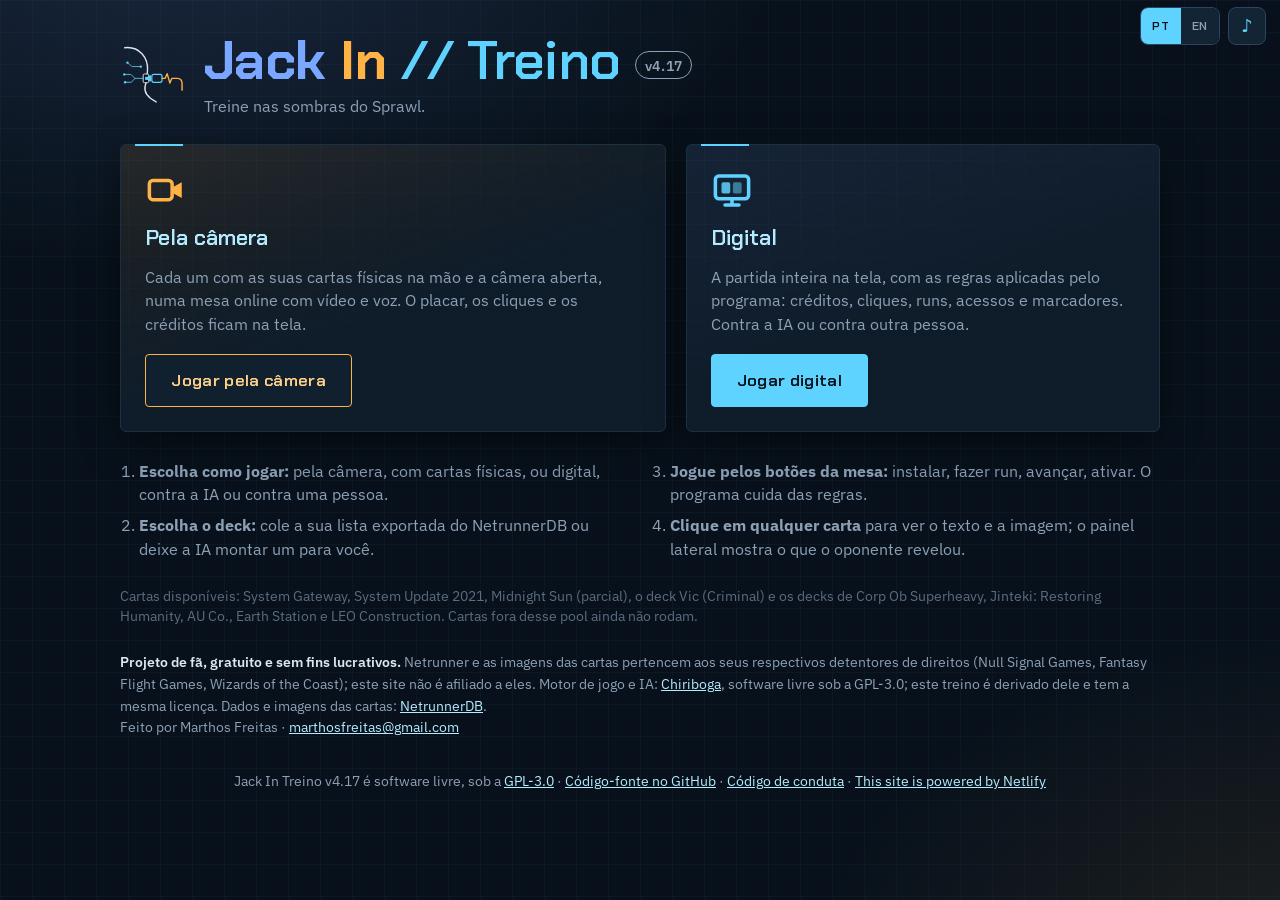
<file: site/treino/index.html>
<!DOCTYPE html>
<html lang="pt-BR">
<head>
<meta charset="utf-8">
<script src="i18n-data.js"></script>
<script src="i18n.js"></script>
<meta name="viewport" content="width=device-width,initial-scale=1">
<meta name="referrer" content="no-referrer">
<title>Jack In — Treino</title>
<meta name="description" content="Netrunner contra a IA ou contra outra pessoa, com cartas digitais ou físicas.">
<link rel="icon" type="image/svg+xml" href="data:image/svg+xml,%3Csvg xmlns=%22http://www.w3.org/2000/svg%22 viewBox=%22-52 -64 150 150%22%3E%3Crect x=%22-52%22 y=%22-64%22 width=%22150%22 height=%22150%22 rx=%2226%22 fill=%22#08111b%22/%3E%3Cpath d=%22M-44 -78 C-6 -82 16 -52 14 -20 C13 -6 12 6 8 20 C5 32 10 46 36 60%22 fill=%22none%22 stroke=%22#dbe6f2%22 stroke-width=%227%22 stroke-linecap=%22round%22/%3E%3Cpath d=%22M1 0 H-18 L-28 -10 H-42 M-18 0 L-27 10 H-40 M-6 -30 H-26 L-34 -38%22 fill=%22none%22 stroke=%22#5fd3ff%22 stroke-width=%224.5%22 stroke-linecap=%22round%22 stroke-linejoin=%22round%22/%3E%3Ccircle cx=%22-45%22 cy=%22-10%22 r=%225%22 fill=%22#5fd3ff%22/%3E%3Ccircle cx=%22-43%22 cy=%2210%22 r=%225%22 fill=%22#5fd3ff%22/%3E%3Ccircle cx=%22-37%22 cy=%22-40%22 r=%225%22 fill=%22#5fd3ff%22/%3E%3Ccircle cx=%22-3%22 cy=%22-30%22 r=%225%22 fill=%22#5fd3ff%22/%3E%3Crect x=%223%22 y=%22-11%22 width=%2214%22 height=%2222%22 rx=%223%22 fill=%22#08111b%22 stroke=%22#dbe6f2%22 stroke-width=%224%22/%3E%3Crect x=%228%22 y=%22-4%22 width=%229%22 height=%228%22 fill=%22#5fd3ff%22/%3E%3Crect x=%2218%22 y=%22-8%22 width=%225%22 height=%2216%22 rx=%222%22 fill=%22#5fd3ff%22/%3E%3Crect x=%2225%22 y=%22-10%22 width=%2226%22 height=%2220%22 rx=%225%22 fill=%22none%22 stroke=%22#5fd3ff%22 stroke-width=%225%22/%3E%3Cpath d=%22M51 0 H59 L64 -12 L71 12 L76 0 H90 Q102 0 102 14 V30%22 fill=%22none%22 stroke=%22#ffb347%22 stroke-width=%227%22 stroke-linecap=%22round%22 stroke-linejoin=%22round%22/%3E%3C/svg%3E">
<link rel="preconnect" href="https://fonts.googleapis.com">
<link rel="preconnect" href="https://fonts.gstatic.com" crossorigin>
<link href="https://fonts.googleapis.com/css2?family=Chakra+Petch:wght@500;600;700&family=IBM+Plex+Sans:ital,wght@0,400;0,600;1,400&display=swap" rel="stylesheet">
<script src="deck/lz-string.min.js"></script>
<style>
:root{
  --bg:#08111b; --bg2:#0b1724; --panel:#0f1d2b; --panel2:#132435; --line:#1b3043; --line2:#28465f;
  --acc:#5fd3ff; --acc2:#b4ecff; --hot:#ff4f6d; --corp:#7aa7ff; --run:#ffb347;
  --text:#dbe6f2; --muted:#8da0b6; --dim:#5a6c80; --ok:#5fe0a0; --radius:6px;
  --fh:'Chakra Petch',system-ui,sans-serif; --fb:'IBM Plex Sans',system-ui,sans-serif;
  color-scheme:dark;
}
*{box-sizing:border-box}
html,body{margin:0;min-height:100%}
body{
  background:
    linear-gradient(rgba(95,211,255,.035) 1px, transparent 1px) 0 0/32px 32px,
    linear-gradient(90deg, rgba(95,211,255,.035) 1px, transparent 1px) 0 0/32px 32px,
    radial-gradient(1000px 600px at 15% -10%, rgba(122,167,255,.16), transparent 60%),
    radial-gradient(900px 600px at 105% 110%, rgba(255,179,71,.10), transparent 60%),
    var(--bg);
  color:var(--text); font-family:var(--fb); font-size:16px; line-height:1.45; overflow-x:hidden;
}
button,input,select,textarea{font:inherit;color:inherit}
button{cursor:pointer}
[hidden]{display:none!important}
a{color:var(--acc2)}
a.btn{text-decoration:none; display:inline-block}
:focus-visible{outline:2px solid var(--acc); outline-offset:2px}
@media (prefers-reduced-motion:reduce){*{animation:none!important; transition:none!important}}

.btn{background:#10202f; border:1px solid var(--line2); color:var(--text); padding:.55em 1.1em; border-radius:4px;
  font-family:var(--fh); font-weight:600; font-size:.9rem; letter-spacing:.02em; transition:border-color .15s, background .15s}
.btn:hover{border-color:var(--acc)}
.btn:active{transform:translateY(1px)}
.btn.pri{background:var(--acc); color:#04121c; border-color:var(--acc)}
.btn.pri:hover{background:var(--acc2)}
.btn.big{font-size:1.05rem; padding:.8em 1.5em}
.btn[disabled]{opacity:.4; cursor:not-allowed}
.btn.ghost{background:transparent}
.input,select.input,textarea.input{background:#07101a; border:1px solid var(--line2); border-radius:4px; padding:.55em .8em; color:var(--text); width:100%}
.input:focus{outline:none; border-color:var(--acc); box-shadow:0 0 0 3px rgba(95,211,255,.15)}
textarea.input{min-height:230px; resize:vertical; font:14px/1.45 ui-monospace,Menlo,Consolas,monospace}
label.lbl{display:block; font-family:var(--fh); font-size:.82rem; color:var(--muted); margin:14px 0 .3em}
.muted{color:var(--muted)}
.frame{background:rgba(15,29,43,.92); border:1px solid var(--line); border-radius:var(--radius); position:relative; box-shadow:0 12px 40px rgba(0,0,0,.45)}
.frame::after{content:""; position:absolute; top:-1px; left:14px; width:48px; height:2px; background:var(--acc)}
.frame.run::after{background:var(--run)} .frame.corp::after{background:var(--corp)}
h2.sub{font-family:var(--fh); font-weight:600; font-size:1.05rem; color:var(--acc2); margin:0 0 12px; display:flex; align-items:center; gap:10px}
h2.sub::after{content:""; flex:1; height:1px; background:var(--line)}
h2.sub .n{display:inline-grid; place-items:center; width:26px; height:26px; border-radius:50%; border:1px solid var(--acc); color:var(--acc); font-size:.85rem}

main{min-height:100vh; display:flex; flex-direction:column; align-items:center; padding:34px 16px 50px}
.wrap{width:min(1040px,100%)}
.brand{display:flex; align-items:center; gap:18px; margin-bottom:26px}
.brand svg{width:66px; height:66px; flex:none}
.brand h1{font-family:var(--fh); font-weight:700; font-size:clamp(2rem,6vw,3.4rem); line-height:1; margin:0; letter-spacing:-.01em}
.brand h1 .ver{font:600 .9rem/1 var(--fb, inherit);letter-spacing:.04em;color:var(--muted);border:1px solid currentColor;border-radius:999px;padding:.25em .6em;vertical-align:middle;white-space:nowrap}
.brand h1 .c{color:var(--corp)} .brand h1 .r{color:var(--run)} .brand h1 .t{color:var(--acc); font-weight:600}
.brand p{margin:.4em 0 0; color:var(--muted); max-width:62ch}

/* ---- abertura ---- */
.choices{display:grid; grid-template-columns:1.15fr 1fr; gap:20px}
@media (max-width:820px){.choices{grid-template-columns:1fr}}
.choice{padding:24px; display:flex; flex-direction:column; gap:12px}
.choice .big-ico{width:42px; height:42px; color:var(--acc)}
.choice.cam .big-ico{color:var(--run)}
.choice h2{font-family:var(--fh); font-weight:600; font-size:1.35rem; margin:0; color:var(--acc2)}
.choice p{margin:0; color:var(--muted)}
.choice .pick{display:flex; gap:10px; flex-wrap:wrap; margin-top:auto; padding-top:6px}
.choice .small{font-size:.85rem; color:var(--dim)}
.choice.main{background:linear-gradient(160deg, rgba(122,167,255,.12), rgba(15,29,43,.95) 55%)}
.choice.cam{background:linear-gradient(160deg, rgba(255,179,71,.10), rgba(15,29,43,.95) 55%)}
.choice.cam .btn:not(.pri){border-color:var(--run); color:#ffd28a}
.choice.cam .btn:not(.pri):hover{background:rgba(255,179,71,.12)}
.how{margin:28px 0 0; padding:0 0 0 1.2em; color:var(--muted); columns:2; column-gap:40px}
.how li{margin:0 0 8px; break-inside:avoid}
@media (max-width:820px){.how{columns:1}}
.pool{font-size:.85rem; color:var(--dim); margin-top:18px}
.disc{font-size:.85rem; color:var(--muted); margin-top:26px; line-height:1.6}
.disc b{color:var(--text); font-weight:600}
footer{margin-top:30px; text-align:center; font-size:.85rem; color:var(--muted); line-height:1.8}

/* ---- configuração ---- */
.topline{display:flex; align-items:center; justify-content:space-between; gap:12px; margin-bottom:18px; flex-wrap:wrap}
.topline h1{font-family:var(--fh); font-weight:600; font-size:1.4rem; margin:0}
.topline h1 span{color:var(--acc)}
.seg{display:inline-flex; border:1px solid var(--line2); border-radius:4px; overflow:hidden}
.seg button{background:transparent; border:0; padding:.55em 1.3em; font-family:var(--fh); font-weight:600; color:var(--muted)}
.seg button+button{border-left:1px solid var(--line2)}
.seg button[aria-checked="true"]{background:#10202f; color:var(--text); box-shadow:inset 0 -2px 0 var(--acc)}
.seg button[aria-checked="true"].runner{box-shadow:inset 0 -2px 0 var(--run); color:#ffd28a}
.seg button[aria-checked="true"].corp{box-shadow:inset 0 -2px 0 var(--corp); color:#c3d6ff}
.modes{display:grid; grid-template-columns:1fr 1fr; gap:12px}
@media (max-width:640px){.modes{grid-template-columns:1fr}}
.mode{text-align:left; background:#0b1724; border:1px solid var(--line2); border-radius:6px; padding:14px 16px; display:flex; gap:12px; align-items:flex-start; transition:border-color .15s, background .15s}
.mode:hover{border-color:var(--acc)}
.mode[aria-checked="true"]{border-color:var(--acc); background:rgba(95,211,255,.08); box-shadow:0 0 0 1px var(--acc) inset}
.mode svg{width:34px; height:34px; flex:none; color:var(--acc)}
.mode b{display:block; font-family:var(--fh); font-size:1rem}
.mode span{display:block; color:var(--muted); font-size:.9rem; margin-top:3px}
.mode .tag{display:inline-block; font-size:.72rem; letter-spacing:.04em; text-transform:uppercase; color:var(--ok); border:1px solid rgba(95,224,160,.5); border-radius:3px; padding:0 .4em; margin-left:6px}
.grid2{display:grid; grid-template-columns:1.1fr 1fr; gap:20px; margin-top:20px}
@media (max-width:820px){.grid2{grid-template-columns:1fr}}
.card{padding:20px 22px}
.report{font-size:.9rem; margin-top:10px; min-height:1.4em; line-height:1.5}
.report .ok{color:var(--ok)} .report .warn{color:#ffd28a} .report .err{color:#ffb0bd}
.report ul{margin:4px 0 0; padding-left:18px}
.actions{display:flex; gap:12px; align-items:center; flex-wrap:wrap; margin-top:22px}
.hint{font-size:.9rem; color:var(--muted); margin:8px 0 0}
.row{display:flex; gap:10px; flex-wrap:wrap; align-items:center}
.row .input{width:auto; min-width:120px}
</style>
</head>
<body>
<svg width="0" height="0" style="position:absolute" aria-hidden="true"><defs>
  <symbol id="i-logo" viewBox="-56 -90 168 168"><path d="M-44 -78 C-6 -82 16 -52 14 -20 C13 -6 12 6 8 20 C5 32 10 46 36 60" fill="none" stroke="#dbe6f2" stroke-width="3.5" stroke-linecap="round"/><path d="M1 0 H-18 L-28 -10 H-42 M-18 0 L-27 10 H-40 M-6 -30 H-26 L-34 -38" fill="none" stroke="#5fd3ff" stroke-width="2" stroke-linecap="round" stroke-linejoin="round"/><circle cx="-45" cy="-10" r="3" fill="#5fd3ff"/><circle cx="-43" cy="10" r="3" fill="#5fd3ff"/><circle cx="-37" cy="-40" r="3" fill="#5fd3ff"/><circle cx="-3" cy="-30" r="3" fill="#5fd3ff"/><rect x="3" y="-11" width="14" height="22" rx="3" fill="#08111b" stroke="#dbe6f2" stroke-width="2.5"/><rect x="8" y="-4" width="9" height="8" fill="#5fd3ff"/><rect x="18" y="-8" width="5" height="16" rx="2" fill="#5fd3ff"/><rect x="25" y="-10" width="26" height="20" rx="5" fill="none" stroke="#5fd3ff" stroke-width="3"/><path d="M51 0 H59 L64 -12 L71 12 L76 0 H90 Q102 0 102 14 V30" fill="none" stroke="#ffb347" stroke-width="3.5" stroke-linecap="round" stroke-linejoin="round"/></symbol>
  <symbol id="i-hand" viewBox="0 0 24 24"><rect x="3" y="6" width="10.5" height="14.5" rx="1.5" fill="none" stroke="currentColor" stroke-width="2" transform="rotate(-10 8 13)"/><rect x="10" y="3.5" width="10.5" height="14.5" rx="1.5" fill="currentColor" opacity=".85" transform="rotate(8 15 11)"/></symbol>
  <symbol id="i-cam" viewBox="0 0 24 24"><rect x="2.5" y="6.5" width="13" height="11" rx="2" fill="none" stroke="currentColor" stroke-width="2"/><path d="M15.5 10.5 21 7.5v9l-5.5-3z" fill="currentColor"/></symbol>
  <symbol id="i-chip" viewBox="0 0 24 24"><rect x="6" y="6" width="12" height="12" rx="2" fill="none" stroke="currentColor" stroke-width="2"/><rect x="9.5" y="9.5" width="5" height="5" fill="currentColor"/><path d="M9 2.5v3M15 2.5v3M9 18.5v3M15 18.5v3M2.5 9h3M2.5 15h3M18.5 9h3M18.5 15h3" stroke="currentColor" stroke-width="2" stroke-linecap="round"/></symbol>
  <symbol id="i-people" viewBox="0 0 24 24"><circle cx="8" cy="8" r="3.2" fill="none" stroke="currentColor" stroke-width="2"/><circle cx="16.5" cy="9" r="2.6" fill="currentColor" opacity=".8"/><path d="M2.5 19c.6-3.4 2.8-5 5.5-5s4.9 1.6 5.5 5M13.5 15.2c.9-.8 1.9-1.2 3-1.2 2.3 0 4 1.4 4.5 4.6" fill="none" stroke="currentColor" stroke-width="2" stroke-linecap="round"/></symbol>
  <symbol id="i-screen" viewBox="0 0 24 24"><rect x="2.5" y="4" width="19" height="13" rx="2" fill="none" stroke="currentColor" stroke-width="2"/><path d="M8 20.5h8M12 17v3.5" stroke="currentColor" stroke-width="2" stroke-linecap="round"/><rect x="6" y="7.5" width="5" height="6.5" rx="1" fill="currentColor" opacity=".85"/><rect x="12.5" y="7.5" width="5" height="6.5" rx="1" fill="currentColor" opacity=".5"/></symbol>
</defs></svg>

<!-- ================= ABERTURA ================= -->
<main id="intro">
  <div class="wrap">
    <div class="brand">
      <svg><use href="#i-logo"/></svg>
      <div>
        <h1><span class="c">Jack</span> <span class="r">In</span> <span class="t">// Treino</span> <span class="ver" id="jkVer">v3.2</span></h1>
        <p>Treine nas sombras do Sprawl.</p>
      </div>
    </div>

    <div class="choices" id="step1">
      <section class="frame choice cam">
        <svg class="big-ico"><use href="#i-cam"/></svg>
        <h2>Pela câmera</h2>
        <p>Cada um com as suas cartas físicas na mão e a câmera aberta, numa mesa online com vídeo e voz. O placar, os cliques e os créditos ficam na tela.</p>
        <div class="pick"><a class="btn big" href="../" id="goCam">Jogar pela câmera</a></div>
      </section>
      <section class="frame choice main">
        <svg class="big-ico"><use href="#i-screen"/></svg>
        <h2>Digital</h2>
        <p>A partida inteira na tela, com as regras aplicadas pelo programa: créditos, cliques, runs, acessos e marcadores. Contra a IA ou contra outra pessoa.</p>
        <div class="pick"><button class="btn pri big" id="goDigital">Jogar digital</button></div>
      </section>
    </div>

    <div id="step2" hidden>
      <div class="topline" style="margin-bottom:14px">
        <h1>Digital · <span>contra quem?</span></h1>
        <button class="btn ghost" id="backStep1">‹ Voltar</button>
      </div>
      <div class="choices">
        <section class="frame choice main">
          <svg class="big-ico"><use href="#i-chip"/></svg>
          <h2>Contra a IA</h2>
          <p>A IA do Chiriboga joga do outro lado da mesa, de Runner ou de Corp. Use a sua lista do NetrunnerDB ou um deck montado pela IA.</p>
          <div class="pick"><button class="btn pri big" id="goIA">Jogar contra a IA</button></div>
        </section>
        <section class="frame choice cam">
          <svg class="big-ico"><use href="#i-people"/></svg>
          <h2>Contra uma pessoa</h2>
          <p>Duas pessoas, cada uma no seu navegador, com microfone aberto. Quem cria a sala manda o link; o outro escolhe o deck e entra.</p>
          <div class="pick"><button class="btn pri big" id="goX1">Jogar contra uma pessoa</button></div>
        </section>
      </div>
    </div>

    <ol class="how">
      <li><b>Escolha como jogar:</b> pela câmera, com cartas físicas, ou digital, contra a IA ou contra uma pessoa.</li>
      <li><b>Escolha o deck:</b> cole a sua lista exportada do NetrunnerDB ou deixe a IA montar um para você.</li>
      <li><b>Jogue pelos botões da mesa:</b> instalar, fazer run, avançar, ativar. O programa cuida das regras.</li>
      <li><b>Clique em qualquer carta</b> para ver o texto e a imagem; o painel lateral mostra o que o oponente revelou.</li>
    </ol>
    <p class="pool">Cartas disponíveis: System Gateway, System Update 2021, Midnight Sun (parcial), o deck Vic (Criminal) e os decks de Corp Ob Superheavy, Jinteki: Restoring Humanity, AU Co., Earth Station e LEO Construction. Cartas fora desse pool ainda não rodam.</p>

    <p class="disc"><b>Projeto de fã, gratuito e sem fins lucrativos.</b> Netrunner e as imagens das cartas pertencem aos seus respectivos detentores de direitos (Null Signal Games, Fantasy Flight Games, Wizards of the Coast); este site não é afiliado a eles. Motor de jogo e IA: <a href="https://github.com/bobtheuberfish/chiriboga" target="_blank" rel="noopener">Chiriboga</a>, software livre sob a GPL-3.0; este treino é derivado dele e tem a mesma licença. Dados e imagens das cartas: <a href="https://netrunnerdb.com" target="_blank" rel="noopener">NetrunnerDB</a>.<br>
    Feito por Marthos Freitas · <a href="mailto:marthosfreitas@gmail.com">marthosfreitas@gmail.com</a></p>

    <footer>
      Jack In Treino <span id="jkVerF">v3.2</span> é software livre, sob a <a href="https://github.com/MarthosM/jack-in/blob/main/site/treino/LICENSE" target="_blank" rel="noopener">GPL-3.0</a>
      · <a href="https://github.com/MarthosM/jack-in" target="_blank" rel="noopener">Código-fonte no GitHub</a>
      · <a href="https://github.com/MarthosM/jack-in/blob/main/CODE_OF_CONDUCT.md" target="_blank" rel="noopener">Código de conduta</a>
      · <a href="https://www.netlify.com" target="_blank" rel="noopener">This site is powered by Netlify</a>
    </footer>
  </div>
</main>

<!-- ================= CONFIGURAÇÃO ================= -->
<main id="setup" hidden>
  <div class="wrap">
    <div class="topline">
      <h1>Treinar contra a <span>IA</span></h1>
      <button class="btn ghost" id="goIntro">‹ Início</button>
    </div>

    <section class="frame card">
      <h2 class="sub"><span class="n">1</span> Você joga de</h2>
      <div class="seg" role="radiogroup" aria-label="Seu lado">
        <button type="button" class="side-btn runner" data-side="r" role="radio">Runner</button>
        <button type="button" class="side-btn corp" data-side="c" role="radio">Corp</button>
      </div>
      <p class="hint" id="sideHint"></p>
    </section>

    <section class="frame card" style="margin-top:20px">
      <h2 class="sub"><span class="n">2</span> Como você vai jogar</h2>
      <div class="modes" role="radiogroup" aria-label="Modo de jogo">
        <button type="button" class="mode" data-phys="0" role="radio">
          <svg><use href="#i-screen"/></svg>
          <div><b>Só pela tela <span class="tag">Para começar</span></b><span>O programa embaralha e compra por você; a sua mão aparece na mesa. Não precisa de cartas na mão. Bom para conhecer o treino.</span></div>
        </button>
        <button type="button" class="mode" data-phys="1" role="radio">
          <svg><use href="#i-hand"/></svg>
          <div><b>Com as cartas físicas</b><span>Você usa o seu baralho de verdade. A cada compra, clica na carta que saiu; a mão fica com você, e o programa cuida do resto da mesa.</span></div>
        </button>
      </div>
    </section>

    <div class="grid2">
      <section class="frame card" id="runnerBox">
        <h2 class="sub"><span class="n">3</span> <span id="runnerTitle">Seu deck (Runner)</span></h2>
        <div id="runnerModeBox" hidden>
          <label class="lbl" for="runnerMode">Deck da IA</label>
          <select class="input" id="runnerMode">
            <option value="random">Aleatório (a IA monta um deck)</option>
            <option value="paste">Colar lista de Runner (só cartas que a IA sabe jogar)</option>
          </select>
        </div>
        <div class="seg mydeck" role="radiogroup" aria-label="Seu deck" id="myDeckR" style="margin-bottom:6px">
          <button type="button" data-d="paste" role="radio">Colar a minha lista</button>
          <button type="button" data-d="ai" role="radio">Deck montado pela IA</button>
        </div>
        <p class="hint" data-aihint hidden>A IA monta um deck com as cartas do treino. As cartas ficam na tela (sem cartas físicas).</p>
        <div id="runnerPasteBox">
          <label class="lbl" for="runnerList" id="runnerLabel">Lista exportada do NetrunnerDB (texto)</label>
          <textarea class="input" id="runnerList" spellcheck="false" placeholder="Zahya Sadeghi: Versatile Smuggler
3x Sure Gamble
2x Mayfly
..."></textarea>
          <div class="report" id="runnerReport"></div>
        </div>
      </section>
      <section class="frame card" id="corpBox">
        <h2 class="sub"><span class="n" id="corpN">4</span> <span id="corpTitle">Corp (IA)</span></h2>
        <div id="corpModeBox">
          <label class="lbl" for="corpMode">Deck da IA</label>
          <select class="input" id="corpMode">
            <option value="random">Aleatório (a IA monta um deck)</option>
            <option value="paste">Colar lista de Corp</option>
          </select>
        </div>
        <div class="seg mydeck" role="radiogroup" aria-label="Seu deck" id="myDeckC" style="margin-bottom:6px" hidden>
          <button type="button" data-d="paste" role="radio">Colar a minha lista</button>
          <button type="button" data-d="ai" role="radio">Deck montado pela IA</button>
        </div>
        <p class="hint" data-aihint hidden>A IA monta um deck com as cartas do treino. As cartas ficam na tela (sem cartas físicas).</p>
        <div id="corpPasteBox" hidden>
          <label class="lbl" for="corpList" id="corpLabel">Lista de Corp (texto do NetrunnerDB)</label>
          <textarea class="input" id="corpList" spellcheck="false" style="min-height:180px" placeholder="LEO Construction: Labor Solutions
3x Hedge Fund
..."></textarea>
          <div class="report" id="corpReport"></div>
        </div>
      </section>
    </div>

    <section class="frame card" style="margin-top:20px">
      <h2 class="sub"><span class="n">5</span> Partida</h2>
      <div class="row"><label class="lbl" for="ap" style="margin:0">Pontos de agenda para vencer</label><input class="input" id="ap" type="number" min="1" max="10" value="7" style="width:90px"></div>
    </section>

    <div class="actions">
      <button class="btn pri big" id="start" disabled>Começar partida</button>
      <span class="muted" id="startHint" style="color:#ffd28a"></span>
    </div>
    <p class="pool">Cartas disponíveis: System Gateway, System Update 2021, Midnight Sun (parcial), o deck Vic (Criminal) e os decks de Corp Ob Superheavy, Jinteki: Restoring Humanity, AU Co., Earth Station e LEO Construction.</p>
  </div>
</main>

<!-- ================= CONTRA UMA PESSOA ================= -->
<main id="x1setup" hidden>
  <div class="wrap">
    <div class="topline">
      <h1>Contra uma <span>pessoa</span> · cartas digitais</h1>
      <button class="btn ghost" id="goIntro2">‹ Início</button>
    </div>
    <div class="grid2" style="margin-top:0">
      <section class="frame card">
        <h2 class="sub"><span class="n">1</span> Criar uma sala</h2>
        <p class="hint" style="margin:0 0 8px">Você cria a sala, escolhe o seu lado e manda o link para o oponente. O motor do jogo roda no seu navegador, então deixe esta aba aberta.</p>
        <label class="lbl" for="x1Name">Seu nome</label>
        <input class="input" id="x1Name" maxlength="24" placeholder="Como o oponente vai te ver">
        <label class="lbl">Você joga de</label>
        <div class="seg" role="radiogroup" aria-label="Seu lado na sala">
          <button type="button" class="x1-side runner" data-side="r" role="radio" aria-checked="true">Runner</button>
          <button type="button" class="x1-side corp" data-side="c" role="radio" aria-checked="false">Corp</button>
        </div>
        <label class="lbl">Seu deck</label>
        <div class="seg" role="radiogroup" aria-label="Seu deck na sala" id="x1Deck">
          <button type="button" data-d="paste" role="radio" aria-checked="true">Colar a minha lista</button>
          <button type="button" data-d="ai" role="radio" aria-checked="false">Deck montado pela IA</button>
        </div>
        <div id="x1PasteBox">
        <label class="lbl" for="x1List" id="x1ListLabel">Sua lista de Runner (texto exportado do NetrunnerDB)</label>
        <textarea class="input" id="x1List" spellcheck="false" style="min-height:200px" placeholder="Identidade
3x Carta
..."></textarea>
        <div class="report" id="x1Report"></div>
        </div>
        <div class="row" style="margin-top:12px"><label class="lbl" for="x1Ap" style="margin:0">Pontos de agenda para vencer</label><input class="input" id="x1Ap" type="number" min="1" max="10" value="7" style="width:90px"></div>
        <div class="actions"><button class="btn pri big" id="x1Create" disabled>Criar sala</button><span class="muted" id="x1Hint">Cole a sua lista para liberar o botão.</span></div>
      </section>
      <section class="frame card">
        <h2 class="sub"><span class="n">2</span> Entrar numa sala</h2>
        <p class="hint" style="margin:0 0 8px">Recebeu um link? Abra o link direto, ou digite o código da sala aqui. O deck você escolhe na tela seguinte.</p>
        <label class="lbl" for="x1Code">Código da sala</label>
        <div class="row"><input class="input" id="x1Code" maxlength="5" placeholder="ABCDE" style="width:140px;text-transform:uppercase;font-family:ui-monospace,monospace;letter-spacing:.15em"><button class="btn" id="x1Join">Entrar</button></div>
        <h2 class="sub" style="margin-top:26px">Como funciona</h2>
        <ol class="how" style="columns:1;margin-top:0">
          <li>Os dois lados são pessoas; o programa só aplica as regras e compra as cartas.</li>
          <li>O microfone abre quando a partida começa (o navegador pede permissão). O botão 🎙 no canto liga e desliga.</li>
          <li>Só entram cartas já programadas no treino (a lista avisa o que não é reconhecido).</li>
          <li>Se alguém cair, basta abrir o mesmo link de novo para voltar à partida.</li>
        </ol>
      </section>
    </div>
  </div>
</main>

<script src="version.js"></script>
<script>document.querySelectorAll("#jkVer,#jkVerF").forEach(function(e){e.textContent="v"+JK_VERSION;});</script>
<script src="decklist.js"></script>
<script src="mydecks.js"></script>
<script src="som.js"></script>
<script>SomMusic("abertura");</script>
<script>
let CARDS = null;
const $ = id => document.getElementById(id);
DeckList.onReady = () => {
  CARDS = DeckList.cards;
  // deck recebido por link (#deck=...): guarda em Meus decks e abre o treino com ele
  const got = JKDecks.fromHash();
  if (got) history.replaceState(null, '', location.pathname + '#treinar');
  restore();
  JKDecks.attach({ textarea: $('runnerList'), side: () => 'r', onChange: check });
  JKDecks.attach({ textarea: $('corpList'), side: () => 'c', onChange: check });
  JKDecks.attach({ textarea: $('x1List'), side: () => X1SIDE, onChange: x1check });
  if (got) {
    const rec = JKDecks.addReceived(got);
    $(got.side === 'r' ? 'runnerList' : 'corpList').value = rec.text;
    SIDE = got.side; setMyDeck('paste'); show('setup');
    JKDecks.refresh();
    JKDecks.toast((typeof JKLang != 'undefined' && JKLang == 'en') ? 'Deck "' + rec.name + '" received and saved in My decks.' : 'Deck "' + rec.name + '" recebido e salvo em Meus decks.');
  }
  check(); x1check();
  JKDecks.cloudInit();
};
const parse = DeckList.parse, report = DeckList.report, noAI = DeckList.noAI, pack = DeckList.pack;

let SIDE = 'r', PHYS = 0, MYDECK = 'paste', X1DECK = 'paste';
function setMyDeck(v){
  MYDECK = v;
  document.querySelectorAll('.mydeck button').forEach(b=>b.setAttribute('aria-checked', b.dataset.d===v ? 'true' : 'false'));
  // deck da IA não existe fisicamente: cartas na tela
  document.querySelectorAll('.mode[data-phys="1"]').forEach(b=>{ b.disabled = v==='ai'; b.style.opacity = v==='ai' ? .45 : ''; });
  if (v==='ai' && PHYS===1) setPhys(0);
  setSide(SIDE);
}
document.querySelectorAll('.mydeck button').forEach(b=>b.addEventListener('click', ()=>setMyDeck(b.dataset.d)));
function setSide(v){
  SIDE = v;
  document.querySelectorAll('.side-btn').forEach(b=>b.setAttribute('aria-checked', b.dataset.side===v ? 'true' : 'false'));
  const me = v==='r';
  $('runnerTitle').textContent = me ? 'Seu deck (Runner)' : 'Runner (IA)';
  $('corpTitle').textContent = me ? 'Corp (IA)' : 'Seu deck (Corp)';
  $('sideHint').textContent = me
    ? 'Você faz runs, instala programas e tenta roubar agendas. A IA defende de Corp.'
    : 'Você instala servidores, ices e agendas e tenta pontuar. A IA ataca de Runner.';
  $('runnerModeBox').hidden = me;
  $('corpModeBox').hidden = !me;
  $('myDeckR').hidden = !me; $('myDeckC').hidden = me;
  document.querySelectorAll('[data-aihint]').forEach(h=>h.hidden = true);
  ($('myDeckR').hidden ? $('myDeckC') : $('myDeckR')).nextElementSibling.hidden = MYDECK!=='ai';
  $('runnerPasteBox').hidden = me ? MYDECK==='ai' : $('runnerMode').value!=='paste';
  $('corpPasteBox').hidden = !me ? MYDECK==='ai' : $('corpMode').value!=='paste';
  $('runnerLabel').textContent = me ? 'Lista exportada do NetrunnerDB (texto)' : 'Lista de Runner (texto do NetrunnerDB)';
  $('corpLabel').textContent = me ? 'Lista de Corp (texto do NetrunnerDB)' : 'Lista exportada do NetrunnerDB (texto)';
  // o deck do humano vem primeiro na tela
  const grid = $('runnerBox').parentNode;
  if (me) grid.prepend($('runnerBox')); else grid.prepend($('corpBox'));
  $('runnerBox').querySelector('.n').textContent = me ? '3' : '4';
  $('corpN').textContent = me ? '4' : '3';
  $('runnerBox').classList.toggle('run', me); $('corpBox').classList.toggle('corp', !me);
  check();
}
function setPhys(v){
  PHYS = +v;
  document.querySelectorAll('.mode').forEach(b=>b.setAttribute('aria-checked', +b.dataset.phys===PHYS ? 'true' : 'false'));
  check();
}
document.querySelectorAll('.side-btn').forEach(b=>b.addEventListener('click', ()=>setSide(b.dataset.side)));
document.querySelectorAll('.mode').forEach(b=>b.addEventListener('click', ()=>setPhys(b.dataset.phys)));
function check(){
  if (!CARDS) return;
  const useR = SIDE==='r' ? MYDECK==='paste' : $('runnerMode').value==='paste';
  const useC = SIDE==='c' ? MYDECK==='paste' : $('corpMode').value==='paste';
  const missing = [];
  const who = s => (s===SIDE ? 'o seu deck' : 'o deck da IA');
  const EN = typeof JKLang != 'undefined' && JKLang == 'en';
  if (useR) {
    const rt = $('runnerList').value.trim();
    if (rt) {
      const r = parse(rt,'r');
      if (!report($('runnerReport'), r, 'r')) missing.push(EN ? 'the Runner list has no identity or recognized cards' : 'a lista de Runner não tem identidade ou cartas reconhecidas');
      if (SIDE==='c') { const bad=[...new Set(noAI(r))]; if (bad.length){ $('runnerReport').innerHTML += `<div class="err">A IA de Runner não sabe jogar: ${bad.join(', ')}</div>`; missing.push(EN ? 'the Runner AI cannot play some cards in the list' : 'a IA de Runner não sabe jogar algumas cartas da lista'); } }
    } else { $('runnerReport').innerHTML=''; missing.push(EN ? 'paste the Runner list (' + (SIDE==='r' ? 'your deck' : 'the AI deck') + ')' + (SIDE==='r' ? ' or choose "AI-built deck"' : ' or choose "Random" for the AI deck') : 'cole a lista de Runner (' + who('r') + ')' + (SIDE==='r' ? ' ou escolha "Deck montado pela IA"' : ' ou escolha "Aleatório" no deck da IA')); }
  }
  if (useC) {
    const ct = $('corpList').value.trim();
    if (ct) { if (!report($('corpReport'), parse(ct,'c'), 'c')) missing.push(EN ? 'the Corp list has no identity or recognized cards' : 'a lista de Corp não tem identidade ou cartas reconhecidas'); }
    else { $('corpReport').innerHTML=''; missing.push(EN ? 'paste the Corp list (' + (SIDE==='c' ? 'your deck' : 'the AI deck') + ')' + (SIDE==='c' ? ' or choose "AI-built deck"' : ' or choose "Random" for the AI deck') : 'cole a lista de Corp (' + who('c') + ')' + (SIDE==='c' ? ' ou escolha "Deck montado pela IA"' : ' ou escolha "Aleatório" no deck da IA')); }
  }
  const ok = !missing.length;
  $('start').disabled = !ok;
  $('startHint').hidden = ok;
  $('startHint').textContent = ok ? '' : (EN ? 'To start: ' : 'Para começar: ') + missing.join('; ') + '.';
  try { const sv = JSON.parse(localStorage.getItem('jackin-treino')||'{}'); Object.assign(sv, {r:$('runnerList').value,c:$('corpList').value,m:$('corpMode').value,rm:$('runnerMode').value,side:SIDE,ap:$('ap').value,phys:PHYS,mydeck:MYDECK,seen:1}); localStorage.setItem('jackin-treino', JSON.stringify(sv)); } catch(e){}
}
function restore(){
  let s = null;
  try { s = JSON.parse(localStorage.getItem('jackin-treino')||'null'); } catch(e){}
  if (s){ $('runnerList').value=s.r||''; $('corpList').value=s.c||''; $('corpMode').value=(s.m==='paste' && !(s.c||'').trim())?'random':(s.m||'random'); $('runnerMode').value=(s.rm==='paste' && !(s.r||'').trim())?'random':(s.rm||'random'); $('ap').value=s.ap||7; SIDE=s.side||'r'; PHYS = s.phys!=null ? +s.phys : 0; }
  if (s && s.mydeck) MYDECK = s.mydeck;
  setPhys(PHYS);
  setMyDeck(MYDECK);
  if (s){ $('x1Name').value = s.name||''; $('x1List').value = s.x1list||''; X1SIDE = s.x1side||'r'; X1DECK = s.x1deck||'paste'; }
  x1deck(X1DECK);
  x1side(X1SIDE);
  const m = location.hash.match(/sala=([A-Za-z0-9]+)/);
  if (m) { location.replace('sala.html?sala=' + m[1].toUpperCase()); return; }
  if (location.hash === '#treinar') show('setup');
  else if (location.hash === '#pessoa') show('x1setup');
  else if (location.hash === '#digital') show('digital');
}

['runnerList','corpList','ap'].forEach(id=>$(id).addEventListener('input', check));
window.addEventListener('hashchange', ()=>{ if (/deck=/.test(location.hash)) location.reload(); });
$('corpMode').addEventListener('change', ()=>setSide(SIDE));
$('runnerMode').addEventListener('change', ()=>setSide(SIDE));

function show(which){
  const onIntro = which==='intro' || which==='digital';
  $('intro').hidden = !onIntro;
  $('step1').hidden = which!=='intro';
  $('step2').hidden = which!=='digital';
  $('setup').hidden = which!=='setup';
  $('x1setup').hidden = which!=='x1setup';
  history.replaceState(null, '', {intro:'#inicio', digital:'#digital', setup:'#treinar', x1setup:'#pessoa'}[which]);
  window.scrollTo(0,0);
}
$('goDigital').addEventListener('click', ()=>show('digital'));
$('backStep1').addEventListener('click', ()=>show('intro'));
$('goIA').addEventListener('click', ()=>show('setup'));
$('goX1').addEventListener('click', ()=>show('x1setup'));
$('goIntro').addEventListener('click', ()=>show('digital'));
$('goIntro2').addEventListener('click', ()=>show('digital'));

// ---- contra uma pessoa
let X1SIDE = 'r';
function x1side(v){
  X1SIDE = v;
  document.querySelectorAll('.x1-side').forEach(b=>b.setAttribute('aria-checked', b.dataset.side===v ? 'true' : 'false'));
  $('x1ListLabel').textContent = 'Sua lista de ' + (v==='r' ? 'Runner' : 'Corp') + ' (texto exportado do NetrunnerDB)';
  if (typeof JKDecks != 'undefined') JKDecks.refresh();
  x1check();
}
document.querySelectorAll('.x1-side').forEach(b=>b.addEventListener('click', ()=>x1side(b.dataset.side)));
function x1deck(v){
  X1DECK = v;
  document.querySelectorAll('#x1Deck button').forEach(b=>b.setAttribute('aria-checked', b.dataset.d===v ? 'true' : 'false'));
  $('x1PasteBox').hidden = v==='ai';
  x1check();
}
document.querySelectorAll('#x1Deck button').forEach(b=>b.addEventListener('click', ()=>x1deck(b.dataset.d)));
function x1check(){
  if (!CARDS) return;
  const t = $('x1List').value.trim();
  const ok = X1DECK==='ai' ? true : (t ? report($('x1Report'), parse(t, X1SIDE), X1SIDE) : false);
  if (!t) $('x1Report').innerHTML = '';
  $('x1Create').disabled = !ok;
  $('x1Hint').hidden = ok;
  try { const s = JSON.parse(localStorage.getItem('jackin-treino')||'{}'); s.name = $('x1Name').value; s.x1side = X1SIDE; s.x1list = $('x1List').value; s.x1deck = X1DECK; localStorage.setItem('jackin-treino', JSON.stringify(s)); } catch(e){}
}
['x1List','x1Name'].forEach(id=>$(id).addEventListener('input', x1check));
$('x1Create').addEventListener('click', ()=>{
  const params = {x1:'host', sala: genCode(), p:X1SIDE, ap:(parseInt($('x1Ap').value)||7), physical:0, nome: $('x1Name').value.trim() || 'Anfitrião'};
  if (X1DECK==='paste') params[X1SIDE] = pack(parse($('x1List').value, X1SIDE));
  go(params);
});
function genCode(){ const A='ABCDEFGHJKLMNPQRSTUVWXYZ23456789'; let c=''; for(let i=0;i<5;i++) c+=A[Math.floor(Math.random()*A.length)]; return c; }
function x1join(){
  const code = $('x1Code').value.trim().toUpperCase();
  if (code.length < 4) { $('x1Code').focus(); return; }
  location.href = 'sala.html?sala=' + encodeURIComponent(code) + ($('x1Name').value.trim() ? '&nome=' + encodeURIComponent($('x1Name').value.trim()) : '');
}
$('x1Join').addEventListener('click', x1join);
$('x1Code').addEventListener('keydown', e=>{ if (e.key==='Enter') x1join(); });

$('start').addEventListener('click', ()=>{
  const params = {p:SIDE, ap:(parseInt($('ap').value)||7), physical: MYDECK==='ai' ? 0 : PHYS};
  if (SIDE==='r' ? MYDECK==='paste' : $('runnerMode').value==='paste') params.r = pack(parse($('runnerList').value,'r'));
  if (SIDE==='c' ? MYDECK==='paste' : $('corpMode').value==='paste') params.c = pack(parse($('corpList').value,'c'));
  go(params);
});
function go(params){
  try { sessionStorage.setItem('jackin-params', JSON.stringify(params)); } catch(e){}
  location.href = 'mesa.html?' + new URLSearchParams(params).toString();
}
</script>
<script>JKLangToggle({right:60});</script>
</body></html>
</file>
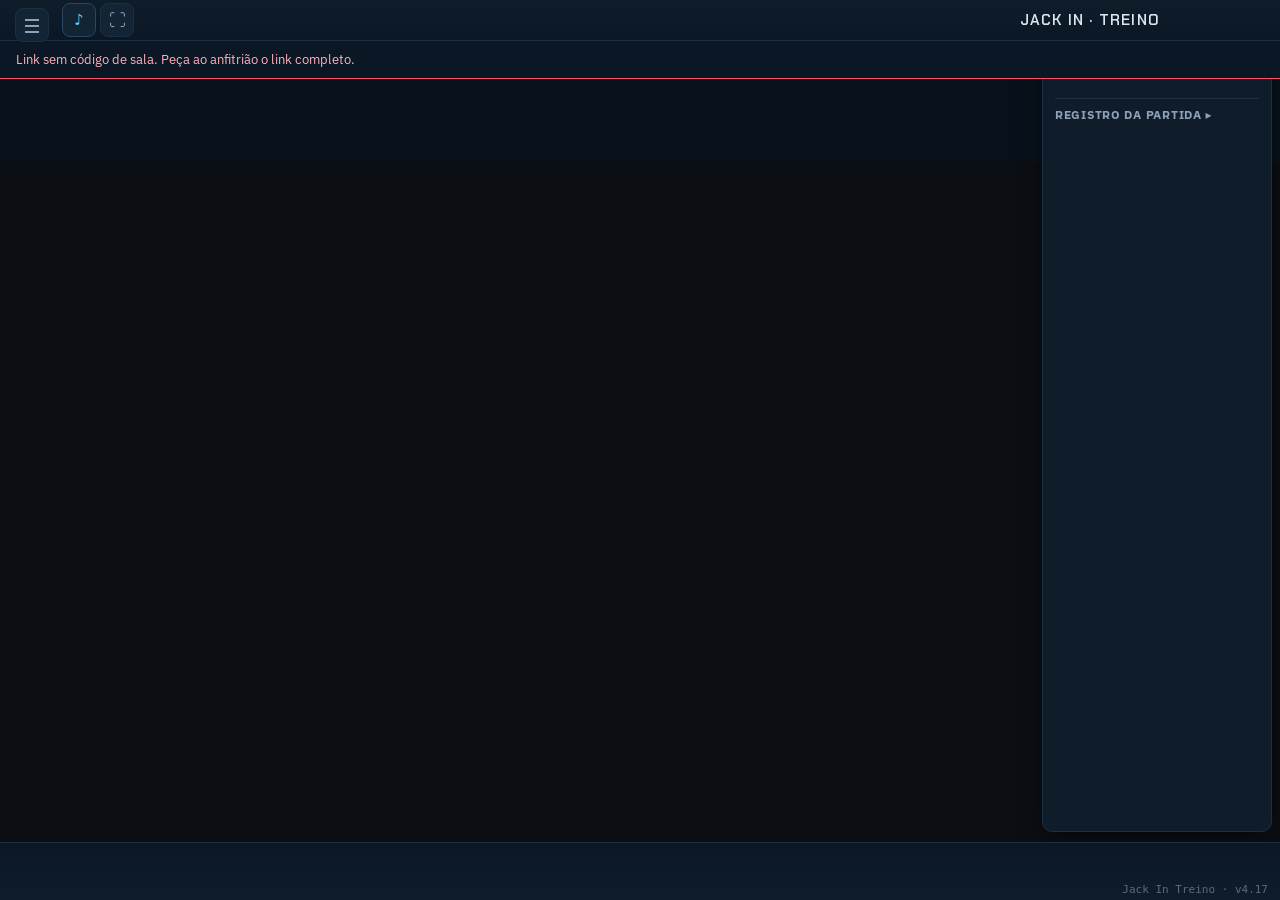
<file: site/treino/sala.html>
<!DOCTYPE html>
<html lang="pt-BR">
	<head>
		<meta charset="utf-8">
<script src="i18n-data.js"></script>
<script src="i18n.js"></script>
		<meta name="viewport" content="width=device-width, initial-scale=1">
		<meta name="robots" content="noindex">
		<title>Jack In — Treino · Sala</title>
		<link rel="preconnect" href="https://fonts.googleapis.com"><link rel="preconnect" href="https://fonts.gstatic.com" crossorigin>
		<link href="https://fonts.googleapis.com/css2?family=Chakra+Petch:wght@500;600;700&family=IBM+Plex+Sans:wght@400;600&display=swap" rel="stylesheet">
		<link rel="stylesheet" type="text/css" href="style.css">
		<link rel="stylesheet" href="physical.css">
		<link rel="stylesheet" href="jkboard.css">
		<script src="jquery/jquery-3.2.1.min.js"></script>
		<script src="deck/lz-string.min.js"></script>
		<script src="decklist.js"></script>
		<script src="mydecks.js"></script>
		<script src="version.js"></script>
		<script src="jkboard.js"></script>
		<script src="jkrun.js"></script>
		<script src="jkend.js"></script>
		<script src="reveal.js"></script>
		<script src="x1.js"></script>
		<script src="som.js"></script>
	</head>
	<body id="body">
		<div id="contentcontainer" class="content"><div id="output"></div></div>
		<div id="menubar"><button id="menubutton" onclick="$('#menu').css('display','flex');"><img src="images/chiriboga_withtext.png" alt=""></button></div>
		<div id="header"><h2>Jack In · Treino</h2></div>
		<div id="footer"></div>
		<div id="modal" class="modal" style="display:none">
			<div id="modalcontent" class="modal-content"></div>
		</div>
		<div id="menu" class="modal">
			<div id="menucontent" class="modal-content-inactive">
				<span onclick="$('#menu').css('display','none');" class="close-cross">X</span>
				<h1>Jack In · Treino</h1>
				<button id="exittomenu" onclick="window.location.href='index.html';" class="button">Sair da sala</button>
				<p class="muted" style="font-size:13px">Você está jogando pela sala de outra pessoa: o motor do jogo roda no navegador dela. Se a página travar, recarregue com o mesmo link para voltar à partida.</p>
			</div>
		</div>
	</body>
</html>
</file>
<file: site/treino/style.css>
* {
	font-family: "Lucida Console", Monaco, monospace;
	color: white;
}

form {
	background: black;
	display: flex;
}

textarea {
    flex: 1;
	border: 0px solid;
	background: black;
	font-size: 125%;
}

select {
    flex: 1;
	border: 0px solid;
	background: black;
	font-size: 125%;
}

input[type=text] {
    flex: 1;
	border: 0px solid;
	background: black;
	font-size: 125%;
}

input[type=submit] {
    display:none;
}

body {
	background:#333333;
	/*background-image: url("images/bg.jpg");*/
}

img.icon {
	margin-bottom: -2px;
}

.content {
  overflow: auto;
  position: relative;
}

.content:before {
  content: "";
  position: fixed;
  left: 0;
  right: 0;
  z-index: -2;

  display: block;
  background-image: url('images/bg.jpg');
  background-size:cover;
  width: 100%;
  height: 100%;

  -webkit-filter: blur(3px);
  -moz-filter: blur(3px);
  -o-filter: blur(3px);
  -ms-filter: blur(3px);
  filter: blur(3px);
}


#turnphase {
	padding-top: 3px;
	font-size: 105%;
	margin-right: 5px;
}

.error {
	color: red;
}
.subtle {
	color: grey;
}
.debug {
	color: #0094FF;
}

.card {
	color: orange;
}
.rezzed {
	font-weight: bold;
	color: yellow;
}

.advancement {
	color: #7FC9FF;
}

canvas {
	padding: 0;
	margin: 0;
	overflow: hidden;
	position:fixed;
	top:0;
	left:0;
	z-index: 0; /*-1*/
}

#footer {
 z-index:2;
 position:fixed;
 bottom:0;
 left:0;
 height:65px;
 background:#77777799;
 width:430px;
 display: flex;
 align-items: center;
 justify-content: center;
 border-top-right-radius: 5px;
}

#header {
 position:fixed;
 top:0;
 right:0;
 height:65px;
 background:#77777799;
 width:430px;
 float:right;
 display: flex;
 align-items: center;
 justify-content: center;
 padding-left: 10px;
 border-bottom-left-radius: 5px;
}

#menubar {
 position:fixed;
 top:0;
 left:0;
 height:76px;
 background:#77777799;
 width:76px;
 float:left;
 display: flex;
 align-items: left;
 justify-content: left;
 padding: 5px;
 border-bottom-right-radius: 5px;
}

/* unfortunately the css spec doesn't allow y scroll with x overflow visible...*/
/* e.g. https://stackoverflow.com/questions/6421966/css-overflow-x-visible-and-overflow-y-hidden-causing-scrollbar-issue */
/* my approach, since we only need to see that while hovering the history entry, is to temporarily expand the left padding and margin (toggle from 100% and -100% to 0) in javascript*/
#history-wrapper {
 position:fixed;
 top:65px;
 right:0;
 width:56px;
 height:100%;
 float:right;
 line-height: 50%;
 overflow-y: auto;
 overflow-x: visible;
 scrollbar-width: thin;
 scrollbar-color: #7F8387 #5B6063;
}

/* chrome desktop doesn't yet support thin scrollbar so we need all this */
*::-webkit-scrollbar {
  width: 10px;
}
*::-webkit-scrollbar-track {
  background: #5B6063; 
}
*::-webkit-scrollbar-thumb {
  background: #7F8387; 
}
*::-webkit-scrollbar-thumb:hover {
  background: #66696C; 
}

#history {
 width:56px;
 display:grid;
 background:#77777799;
 border-bottom-left-radius: 15px;
}

.historyentry-corp {
	background-image: url("images/history_corp.png");
	height: 50px;
	width: 50px;
}
.historyentry-runner {
	background-image: url("images/history_runner.png");
	height: 50px;
	width: 50px;
}
.historyentry-corp-small {
	background-image: url("images/history_corp_small.png");
	height: 50px;
	width: 50px;
}
.historyentry-runner-small {
	background-image: url("images/history_runner_small.png");
	height: 50px;
	width: 50px;
}
.historyentry-runner-run {
	background-image: url("images/history_runner_run.png");
	height: 50px;
	width: 50px;
}

.historycontents {
	height: 50px;
	width: 50px;
	display: grid;
	align-items: center;
	justify-content: center;
	margin:0;
	padding:0;
	font-size: 50%;
	text-shadow: 0px 0px 5px black, 0px 0px 5px black;
	-webkit-touch-callout: none; /* iOS Safari */
		-webkit-user-select: none; /* Safari */
		 -khtml-user-select: none; /* Konqueror HTML */
			 -moz-user-select: none; /* Firefox */
				-ms-user-select: none; /* Internet Explorer/Edge */
						user-select: none; /* Non-prefixed version, currently
																	supported by Chrome and Opera */
}

.fullscreen-button {
	position:fixed;
	top:0;
	right:0;
	margin-top:10px;
	margin-right:5px;
	width:44px;
	height:44px;
	background:url('images/fullscreen.png') center no-repeat; background-size: 100% 100%;
}

#fps {
 display:none;
 position:fixed;
 top:87px;
 left:0;
 float:left;
 text-shadow: 1px 1px 3px black, 1px 1px 3px black;
}

#footer h2, #header h2 {
	margin-right: 12%;
	font-size: 150%;
	text-shadow: 0px 0px 5px black, 0px 0px 5px black;
	-webkit-touch-callout: none; /* iOS Safari */
		-webkit-user-select: none; /* Safari */
		 -khtml-user-select: none; /* Konqueror HTML */
			 -moz-user-select: none; /* Firefox */
				-ms-user-select: none; /* Internet Explorer/Edge */
						user-select: none; /* Non-prefixed version, currently
																	supported by Chrome and Opera */
}

.button {
    background-color: #f1f1f1;
    border: 1px solid grey;
    color: black;
    padding: 15px 20px;
    text-align: center;
    text-decoration: none;
    display: inline-block;
    font-size: 16px;
    margin: 4px 2px;
    cursor: pointer;
    border-radius: 5px;
}

.button:hover {
    background-color: grey;
    color: white;
}

.button:disabled {
	background-color: #aaaaaa;
	color: #777777;
	cursor: default;
}

.close-cross {
	font-size: 150%;
	float: right;
}
.close-cross:hover {
    text-decoration: underline;
		cursor: pointer;
}
.close-cross:active {
		text-decoration: none;
		cursor: pointer;
}

#cmdform {
	display:none;
}

.modal {
    display: none; /* Hidden by default */
    position: fixed; /* Stay in place */
    z-index: 1; /* Sit on top */
    padding: auto; /* Location of the box */
    left: 0;
    top: 0;
    width: 100%; /* Full width */
    height: 100%; /* Full height */
    overflow: auto; /* Enable scroll if needed */
    background-color: rgb(0,0,0); /* Fallback color */
    background-color: rgba(0,0,0,0.4); /* Black w/ opacity */
	  align-items: center;
	  justify-content: center;
}

.modal-content {
		display: inline-block;
    background-color: #092630BB;
    margin: auto;
		padding-top: 20px;
		padding-bottom: 20px;
		padding-left: 40px;
		padding-right: 40px;
    border: 1px solid #7C9396;
		color:#7C9396;
}

.modal-content p,
.modal-content span
 {
	 	font-weight: 550;
		color:#7C9396;
		-webkit-touch-callout: none; /* iOS Safari */
	    -webkit-user-select: none; /* Safari */
	     -khtml-user-select: none; /* Konqueror HTML */
	       -moz-user-select: none; /* Firefox */
	        -ms-user-select: none; /* Internet Explorer/Edge */
	            user-select: none; /* Non-prefixed version, currently
	                                  supported by Chrome and Opera */
}

.modal-content span {
	padding:20px;
	line-height: 4;
	font-size: 120%;
}

.modal-content p:hover,
.modal-content span:hover
 {
    text-decoration: underline;
		cursor: pointer;
}

.modal-content p:active,
.modal-content span:active,
 {
		text-decoration: none;
		background-color: black;
		cursor: pointer;
}

.modal-content span:hover {
	background-color: #FFFFFF33;
	border-radius: 10px;
}
.modal-content span:active {
	background-color: #FFFFFFBB;
	border-radius: 10px;
}

.modal-content-inactive {
		display: inline-block;
    background-color: #092630BB;
    margin: auto;
		padding-top: 20px;
		padding-bottom: 20px;
		padding-left: 40px;
		padding-right: 40px;
    border: 1px solid #7C9396;
		color:#7C9396;
}
.modal-content-inactive p,
.modal-content-inactive span 
{
	 	font-weight: 550;
		color:#7C9396;
}
.modal-content-inactive a {
    text-decoration: none;
}
.modal-content-inactive a:hover {
    text-decoration: underline;
		cursor: pointer;
}
.modal-content-inactive a:active {
		text-decoration: none;
		cursor: pointer;
}

.tooltip {
  position: relative;
  display: inline-block;
}

.tooltip .tooltiptext {
  visibility: hidden;
  background-color: black;
  color: #fff;
  text-align: right;
  vertical-align: center;
  border-radius: 6px;
  border: 1px solid white;
  padding: 5px;
  position: absolute;
  z-index: 1;
  top: -16px;
  right: 100%;
  line-height: 100%;
}

.tooltip:hover .tooltiptext {
  visibility: visible;
}

p.acknowledgements {
	font-size: 90%;
}

.acknowledgements em {
	color:#7C9396;
}

p.disclaimer {
	font-size: 80%;
}

div.options {
	display:inline-block;
	padding:15px;
}

#rewind-select {
	opacity:1;
	border:1px solid #7C9396;
}
#rewind-select:disabled {
	opacity:0.5;
}

#text-render-lists {
	margin-top:5%;
}
#text-render-lists div {
	border:1px solid grey;
	vertical-align: text-top;
	margin:1px;
	padding:1px;
	display:inline-block;
}
.text-card {
	display:block;
}
</file>
<file: site/treino/physical.css>
.phys-modal{display:none;position:fixed;inset:0;z-index:1000;background:rgba(0,0,0,.72);align-items:center;justify-content:center;padding:16px}
.phys-box{background:#0f1d2b;border:1px solid #5fd3ff;border-radius:10px;max-width:760px;width:100%;max-height:88vh;display:flex;flex-direction:column;padding:18px 20px;color:#dbe6f2;font-family:system-ui,sans-serif}
.phys-box h2{margin:0 0 4px;font-size:20px;color:#5fd3ff}
#physical-sub{margin:0 0 10px;color:#9fb3b1;font-size:14px}
#physical-msg{color:#ff7a7a;margin:4px 0;min-height:1em;font-size:14px}
#physical-filter{padding:10px 12px;font-size:16px;border-radius:6px;border:1px solid #33424a;background:#0b0e13;color:#dbe6f2}
#physical-list{overflow:auto;display:grid;grid-template-columns:repeat(auto-fill,minmax(200px,1fr));gap:8px;margin-top:6px}
.phys-card{display:flex;flex-direction:column;align-items:flex-start;text-align:left;padding:10px 12px;border-radius:6px;border:1px solid #33424a;background:#1d242d;color:#dbe6f2;cursor:pointer;font-size:15px}
.phys-card:hover{border-color:#5fd3ff;background:#132435}
.pc-n{font-size:12px;color:#8aa1a0;margin-top:2px}
body{background:#0b0e13 !important}
#physical-notice{display:none;position:fixed;left:50%;transform:translateX(-50%);top:70px;z-index:1100;max-width:min(640px,92vw);background:#1d242d;border:1px solid #ffb454;color:#ffe2b8;padding:12px 16px;border-radius:8px;font:15px/1.4 system-ui,sans-serif}
#reveal-panel{position:fixed;right:12px;top:76px;z-index:900;width:290px;max-height:calc(100vh - 170px);display:flex;flex-direction:column;background:#0f1d2b;border:1px solid #5fd3ff;border-radius:10px;color:#dbe6f2;font:14px/1.4 system-ui,sans-serif;box-shadow:0 6px 24px rgba(0,0,0,.45)}
#reveal-panel.rv-collapsed #reveal-body{display:none}
#reveal-toggle{all:unset;cursor:pointer;padding:10px 12px;font-weight:700;letter-spacing:.06em;text-transform:uppercase;font-size:12px;color:#5fd3ff;display:flex;justify-content:space-between}
#reveal-toggle:focus-visible{outline:2px solid #5fd3ff}
#reveal-count{background:#5fd3ff;color:#04121c;border-radius:999px;padding:0 8px;font-variant-numeric:tabular-nums}
#reveal-body{overflow:auto;padding:0 12px 12px}
.rv-id{padding:8px 0;border-bottom:1px solid #26323c;margin-bottom:6px}
.rv-k{display:block;font-size:11px;color:#8fa3a2;text-transform:uppercase;letter-spacing:.05em}
.rv-card{color:#dbe6f2;cursor:pointer;text-decoration:underline;text-decoration-color:#5fd3ff55;text-underline-offset:3px}
.rv-card:hover{color:#5fd3ff}
.rv-list{list-style:none;margin:0;padding:0;display:flex;flex-direction:column;gap:8px}
.rv-list li{padding-left:8px;border-left:3px solid #33424a}
.rv-list li.rv-rez{border-left-color:#ff7a7a}
.rv-list li.rv-play{border-left-color:#ffb454}
.rv-list li.rv-access{border-left-color:#7fb6ff}
.rv-list li.rv-score{border-left-color:#c58cff}
.rv-empty{color:#8fa3a2;font-size:13px}
@keyframes rvflash{0%{box-shadow:0 0 0 0 #5fd3ffaa}100%{box-shadow:0 0 0 14px #5fd3ff00}}
.rv-flash{animation:rvflash .8s ease-out}
@media (prefers-reduced-motion: reduce){.rv-flash{animation:none}}
#output .text-card, #output h4{cursor:pointer}
#output .text-card:hover, #output h4:hover{color:#5fd3ff}
.rv-box{position:relative;max-width:680px}
#card-view-close{all:unset;cursor:pointer;position:absolute;right:12px;top:6px;font-size:28px;color:#8fa3a2}
.rv-view{display:flex;gap:18px;align-items:flex-start;flex-wrap:wrap}
.rv-img{width:240px;max-width:100%;border-radius:10px}
.rv-text{flex:1;min-width:220px}
.rv-text h2{margin:0 0 2px;color:#5fd3ff;font-size:20px}
.rv-type{margin:0 0 6px;color:#8fa3a2}
.rv-stats{margin:0 0 10px;font-variant-numeric:tabular-nums}
.rv-body{white-space:normal;line-height:1.5}
.rv-flavor{color:#8fa3a2;font-style:italic;font-size:13px}
.rv-actions{margin-top:14px}
.rv-act{background:#ff8a5b;color:#16110e;border:0;border-radius:6px;padding:10px 14px;font-weight:700;font-size:14px;cursor:pointer}
.rv-act:hover{filter:brightness(1.1)}
@media (max-width:700px){#reveal-panel{width:auto;left:12px;top:auto;bottom:70px;max-height:40vh}}
html, body, #contentcontainer { background: #0b0e13 !important; }
@media (min-width: 701px) { #contentcontainer { margin-right: 370px; } #reveal-panel { right: 66px; } }
.rv-why{margin-top:12px;color:#ffb38f;font-size:13px}
</file>
<file: site/treino/jkboard.css>
/* Jack In — Treino: mesa visual
   Layout: tabuleiro em duas metades (Corp em cima, Runner embaixo), painel lateral à direita, ações fixas no rodapé. */
:root{
  --ink:#08111b; --panel:#0f1d2b; --panel2:#132435; --line:#1b3043; --text:#dbe6f2; --dim:#8da0b6;
  --acc:#5fd3ff; --runner:#ffb347; --corp:#7aa7ff; --warn:#ffd28a; --danger:#ff4f6d; --gold:#e8c46a;
  --cw:88px; --ch:123px;
  --f-ui:"IBM Plex Sans","Segoe UI Variable","Segoe UI",system-ui,sans-serif; --f-head:"Chakra Petch","Bahnschrift","Segoe UI",system-ui,sans-serif;
  --f-mono:"Cascadia Mono","Consolas",ui-monospace,monospace;
  color-scheme:dark;
}
body.jk-ui{background:var(--ink)!important;color:var(--text);font-family:var(--f-ui);margin:0;overflow-x:hidden}
body.jk-ui #contentcontainer{display:none!important}
body.jk-ui #history-wrapper, body.jk-ui #fps{display:none!important}

/* topo: fase atual */
body.jk-ui #header{position:fixed;top:0;left:0;right:0;height:52px;margin:0;padding:0 16px;display:flex;align-items:center;justify-content:center;
  background:linear-gradient(180deg,#0f1d2b,#0b1724);border-bottom:1px solid var(--line);border-radius:0;z-index:950;box-shadow:none;width:auto}
body.jk-ui #header h2{font:600 18px/1 var(--f-head);letter-spacing:.08em;text-transform:uppercase;color:var(--text);margin:0;text-shadow:none}
body.jk-ui #menubar{position:fixed;top:6px;left:10px;z-index:960;background:none;border:0;width:auto;height:auto}
body.jk-ui #menubar button{width:40px;height:40px;border-radius:8px;background:var(--panel2);border:1px solid var(--line);cursor:pointer;padding:0;position:relative}
body.jk-ui #menubar button img{display:none}
body.jk-ui #menubar button::before{content:"";position:absolute;left:11px;right:11px;top:13px;height:2px;background:var(--dim);box-shadow:0 6px 0 var(--dim),0 12px 0 var(--dim)}

/* tabuleiro */
#jk-board{padding:64px 16px 96px;margin-right:330px;display:flex;flex-direction:column;gap:14px;min-width:0}
.jk-half{background:var(--panel);border:1px solid var(--line);border-radius:12px;padding:12px 14px;min-width:0}
.jk-corp{border-top:3px solid var(--corp)}
.jk-runner{border-top:3px solid var(--runner)}
.jk-runner.is-tagged{box-shadow:inset 0 0 0 1px #ff4f6d55, 0 0 24px #ff4f6d22}
.jk-side-head{display:flex;flex-wrap:wrap;align-items:center;justify-content:space-between;gap:10px 18px;margin-bottom:10px}
.jk-who{font:700 15px var(--f-head);letter-spacing:.12em;text-transform:uppercase;display:flex;align-items:center;gap:8px;min-width:0}
.jk-who em{font-style:normal;font-weight:400;letter-spacing:0;text-transform:none;color:var(--dim);font-size:14px;white-space:nowrap;overflow:hidden;text-overflow:ellipsis}
.jk-dot{width:10px;height:10px;border-radius:2px;transform:rotate(45deg)}
.jk-dot.corp{background:var(--corp)} .jk-dot.runner{background:var(--runner)}
.jk-stats{display:flex;flex-wrap:wrap;gap:8px}
.jk-stat{background:var(--panel2);border:1px solid var(--line);border-radius:8px;padding:4px 10px;display:flex;flex-direction:column;min-width:58px}
.jk-stat span{font-size:10px;text-transform:uppercase;letter-spacing:.08em;color:var(--dim)}
.jk-stat b{font:600 18px/1.2 var(--f-mono);font-variant-numeric:tabular-nums}
.jk-stat.jk-big b{font-size:22px}
.jk-corp .jk-stat.jk-big b{color:var(--corp)} .jk-runner .jk-stat.jk-big b{color:var(--runner)}
.jk-stat.jk-warn{border-color:var(--warn)} .jk-stat.jk-warn b{color:var(--warn)}
.jk-stat.jk-tagged{border-color:var(--danger);background:#2a1418} .jk-stat.jk-tagged b{color:var(--danger)}
.jk-clicks b{display:flex;gap:4px;align-items:center;height:26px}
.jk-clicks i{width:12px;height:12px;border-radius:50%;border:2px solid var(--runner);display:inline-block}
.jk-clicks i.on{background:var(--runner)}

/* servidores */
.jk-servers{display:flex;gap:10px;overflow-x:auto;padding-bottom:6px}
.jk-server{flex:0 0 auto;min-width:calc(var(--ch) + 24px);background:var(--panel2);border:1px solid var(--line);border-radius:10px;padding:8px 10px;display:flex;flex-direction:column;gap:8px}
.jk-server header{display:flex;align-items:center;justify-content:space-between;gap:6px}
.jk-server h3{margin:0;font:600 13px var(--f-ui);letter-spacing:.08em;text-transform:uppercase;color:var(--corp)}
.jk-server.jk-attacked{border-color:var(--acc);box-shadow:0 0 0 1px var(--acc),0 0 22px #5fd3ff33}
.jk-run-tag{font-size:10px;text-transform:uppercase;letter-spacing:.08em;background:var(--acc);color:#04121c;border-radius:4px;padding:1px 6px}
.jk-ice{display:flex;flex-direction:column;gap:6px;align-items:center;padding-bottom:8px;border-bottom:1px dashed var(--line)}
.jk-ice-below .jk-ice{padding:8px 0 0;border-bottom:0;border-top:1px dashed var(--line)}
.jk-noice{font-size:12px;color:var(--dim);padding:6px 0}
.jk-root{display:flex;flex-wrap:wrap;gap:6px;justify-content:center;align-items:flex-start}
.jk-archives{display:flex;flex-wrap:wrap;gap:4px;justify-content:center;max-width:calc(var(--cw)*1.6)}
.jk-approached{outline:3px solid var(--acc);outline-offset:2px;animation:jkpulse 1.4s ease-in-out infinite}
@keyframes jkpulse{50%{outline-color:#5fd3ff44}}
@media (prefers-reduced-motion:reduce){.jk-approached{animation:none}}

/* cartas */
.jk-card{position:relative;width:var(--cw);height:var(--ch);border-radius:7px;background:linear-gradient(160deg,#1c2631,#121922);border:1px solid #2c3a46;
  overflow:hidden;flex:0 0 auto;cursor:pointer;transition:transform .12s ease, box-shadow .12s ease}
.jk-card[data-title]:hover{transform:translateY(-3px);box-shadow:0 6px 18px #000a;z-index:2}
.jk-card img{position:absolute;inset:0;width:100%;height:100%;object-fit:cover}
.jk-name{position:absolute;left:0;right:0;top:0;padding:6px 6px;font:600 11px/1.2 var(--f-ui);color:var(--text);word-break:break-word}
.jk-card.has-img .jk-name{top:auto;bottom:0;background:linear-gradient(0deg,#000d,#0000);padding-top:14px;opacity:0;transition:opacity .12s}
.jk-card.has-img:hover .jk-name{opacity:1}
.jk-type-ice{border-color:#2f4a73} .jk-type-agenda{border-color:#5b4a22} .jk-type-program{border-color:#5a4420}
.jk-unrezzed{filter:saturate(.25) brightness(.7)}
.jk-unrezzed::after{content:"não rezzada";position:absolute;left:4px;top:4px;font-size:9px;text-transform:uppercase;letter-spacing:.06em;background:#000b;color:var(--dim);padding:1px 4px;border-radius:3px}
.jk-back{cursor:default;display:flex;align-items:center;justify-content:center}
.jk-back-corp{background:#0f1c33 url(images/back-corp.svg) center/cover no-repeat;border-color:#2f4a73}
.jk-back-runner{background:#1f150b url(images/back-runner.svg) center/cover no-repeat;border-color:#5a4420}
.jk-back .jk-back-mark{background:#000a;padding:1px 6px;border-radius:3px}
.jk-back .jk-back-mark:empty{display:none}
.jk-back-mark{font:600 11px var(--f-ui);letter-spacing:.1em;text-transform:uppercase;color:#ffffff66}
.jk-empty{border-style:dashed;background:none;display:flex;align-items:center;justify-content:center;cursor:default}
.jk-empty span{font-size:11px;color:var(--dim)}
.jk-mini{--cw:56px;--ch:78px}
.jk-mini .jk-name{font-size:9px;padding:3px}
.jk-hand{--cw:104px;--ch:145px}
.jk-badges{position:absolute;right:3px;top:3px;display:flex;flex-direction:column;gap:3px;align-items:flex-end;z-index:1}
.bd{font:700 12px/1 var(--f-mono);padding:3px 6px;border-radius:999px;background:#000c;border:1px solid #fff3;color:#fff;font-variant-numeric:tabular-nums}
.bd-adv{background:#5b3fa0} .bd-cr{background:#1d6b4a} .bd-pw{background:#8a5a10} .bd-vi{background:#7a1e3a} .bd-ag{background:#6b5a14}
.bd-str{background:#0d3c54;border-color:#5fc3ff88}
.jk-hosted{position:absolute;left:3px;bottom:3px;display:flex;gap:2px}

/* runner */
.jk-rig{display:grid;grid-template-columns:auto minmax(0,1fr) auto;gap:14px;align-items:start}
.jk-rows{display:grid;grid-template-columns:repeat(3,minmax(0,1fr));gap:10px;min-width:0}
.jk-row{display:flex;flex-direction:column;gap:6px;min-width:0;background:var(--panel2);border:1px solid var(--line);border-radius:10px;padding:8px}
.jk-row h4, .jk-grip h4, .jk-score h4{margin:0;font:600 11px var(--f-ui);text-transform:uppercase;letter-spacing:.1em;color:var(--dim)}
.jk-row h4 b{color:var(--acc);font-family:var(--f-mono);margin-left:2px}
.jk-mini-pile .jk-card{--cw:56px;--ch:78px}
.jk-cards{display:flex;gap:6px;flex-wrap:wrap;min-width:0}
.jk-none{color:#5a6c80;font-size:13px}
.jk-piles{display:flex;gap:10px;align-items:flex-start;flex-wrap:wrap;justify-content:flex-end}
.jk-pile{display:flex;flex-direction:column;align-items:center;gap:4px}
.jk-pile-lbl{display:flex;gap:6px;align-items:baseline;font-size:11px;color:var(--dim);text-transform:uppercase;letter-spacing:.08em}
.jk-pile-lbl b{color:var(--text);font:600 14px var(--f-mono)}
.jk-pile-lbl small{font-size:10px;text-transform:none;letter-spacing:0}
.jk-grip{margin-top:12px;padding-top:10px;border-top:1px dashed var(--line)}
.jk-grip h4{width:auto;margin-bottom:8px}
.jk-grip h4 b{color:var(--acc);font-family:var(--f-mono);margin-left:4px}
.jk-score{display:flex;gap:10px;align-items:center;margin-top:8px}
.jk-score h4{width:auto}

/* painel lateral */
body.jk-ui #reveal-panel{top:64px;right:12px;bottom:84px;width:306px;max-height:none;background:var(--panel);border-color:var(--line);font-family:var(--f-ui)}
body.jk-ui #reveal-toggle{color:var(--corp)}
body.jk-ui #reveal-count{background:var(--corp);color:#2a120a}
#jk-log-toggle{all:unset;cursor:pointer;margin:0 12px;padding:8px 0;border-top:1px solid var(--line);font:700 12px var(--f-ui);letter-spacing:.06em;text-transform:uppercase;color:var(--dim)}
#jk-log-toggle::after{content:" ▸"} #reveal-panel.log-open #jk-log-toggle::after{content:" ▾"}
#jk-log{display:none;list-style:none;margin:0;padding:0 12px 12px;overflow:auto;max-height:40%;font:12px/1.45 var(--f-mono);color:var(--dim)}
#reveal-panel.log-open #jk-log{display:block}
#jk-log li{padding:2px 0;border-bottom:1px solid #1a222b}
#jk-log li:first-child{color:var(--text)}

/* rodapé: ações */
body.jk-ui #footer{position:fixed;left:0;right:0;bottom:0;min-height:72px;height:auto;padding:12px 16px;margin:0;display:flex!important;flex-wrap:wrap;gap:8px;align-items:center;justify-content:center;
  background:linear-gradient(0deg,#0f1d2b,#0b1724);border-top:1px solid var(--line);border-radius:0;z-index:950;width:auto}
body.jk-ui #footer h2{margin:0;font:600 14px var(--f-ui);color:var(--dim);letter-spacing:.06em}
body.jk-ui #footer button, body.jk-ui #modal button{font:600 15px var(--f-head);letter-spacing:.03em;padding:10px 18px;border-radius:8px;border:1px solid var(--acc);
  background:#10202f;color:var(--text);cursor:pointer;margin:0;height:auto;min-width:0;box-shadow:none}
body.jk-ui #footer button:hover, body.jk-ui #modal button:hover{background:var(--acc);color:#04121c}
body.jk-ui #footer button:focus-visible{outline:2px solid #fff}

/* escolhas do motor */
body.jk-ui #modal{background:#000a;z-index:980;align-items:center;justify-content:center;padding:16px}
body.jk-ui #modalcontent{background:var(--panel);border:1px solid var(--acc);border-radius:12px;max-width:640px;width:100%;max-height:70vh;overflow:auto;padding:14px;display:flex;flex-direction:column;gap:6px;color:var(--text);font-family:var(--f-ui);margin:0}
body.jk-ui #modalcontent p, body.jk-ui #modalcontent span{margin:0;padding:10px 14px;border-radius:8px;background:var(--panel2);border:1px solid var(--line);cursor:pointer;font-size:15px}
body.jk-ui #modalcontent p:hover, body.jk-ui #modalcontent span:hover{border-color:var(--acc);background:#132435}

@media (max-width:900px){
  #jk-board{margin-right:0;padding-bottom:120px}
  body.jk-ui #reveal-panel{position:fixed;top:auto;bottom:84px;left:12px;right:12px;width:auto;max-height:38vh}
  .jk-rig{grid-template-columns:1fr}
  .jk-rows{grid-template-columns:1fr}
  :root{--cw:72px;--ch:100px}
}

.jk-idname{cursor:pointer;text-decoration:underline;text-decoration-color:#ffffff33;text-underline-offset:3px}
.jk-idname:hover{color:var(--text)}
.jk-idcard{margin-right:6px}
#jk-version{position:fixed;left:12px;bottom:8px;z-index:960;font:11px var(--f-mono);color:#5a6c80;pointer-events:none}

/* menu (antigo menu do Chiriboga) */
body.jk-ui #menu{background:#000b;z-index:990;align-items:center;justify-content:center;padding:16px}
body.jk-ui #menucontent{position:relative;background:var(--panel);border:1px solid var(--line);border-radius:12px;color:var(--text);font-family:var(--f-ui);max-width:640px;width:100%;max-height:80vh;overflow:auto;padding:22px 24px;margin:0}
body.jk-ui #menucontent h1{font:700 22px var(--f-head);letter-spacing:.08em;text-transform:uppercase;color:var(--acc);margin:0 0 14px}
body.jk-ui #menucontent .close-cross{position:absolute;right:14px;top:8px;font:400 34px/1 var(--f-ui);color:var(--dim);cursor:pointer;display:block;float:none}
body.jk-ui #menucontent .close-cross:hover{color:var(--text)}
body.jk-ui #menucontent .button{font:600 15px var(--f-head);padding:10px 18px;border-radius:8px;border:1px solid var(--acc);background:#10202f;color:var(--text);cursor:pointer;margin:0 8px 8px 0}
body.jk-ui #menucontent p, body.jk-ui #menucontent label{color:var(--dim);font-size:13px}
body.jk-ui #menucontent a{color:var(--acc)}
body.jk-ui #modalcontent .jk-cancel{align-self:flex-end;margin-top:6px;background:transparent;border-color:var(--line);color:var(--dim)}
body.jk-ui #modalcontent .jk-cancel:hover{background:var(--panel2);color:var(--text)}
.jk-arch-down{opacity:.75;outline:1px dashed #8fa3a2;outline-offset:-1px}
.jk-side b{font-size:13px;white-space:normal;max-width:190px;display:block;line-height:1.25}

/* ---------------- X1 (duas pessoas) ---------------- */
body.x1 #jk-board{padding-top:100px}
#x1-bar{position:fixed;top:52px;left:0;right:0;z-index:945;display:flex;align-items:center;gap:8px;flex-wrap:wrap;padding:6px 16px;min-height:34px;
  background:#0b1724;border-bottom:1px solid var(--line);font:13px var(--f-ui);color:var(--dim)}
#x1-bar b{color:var(--text)}
#x1-bar.err{color:#ffb0bd;border-bottom-color:#ff4f6d}
#x1-bar input{background:#07101a;border:1px solid var(--line);color:var(--text);border-radius:4px;padding:3px 8px;font:12px var(--f-mono);width:min(420px,60vw)}
#x1-bar button{background:#10202f;border:1px solid var(--acc);color:var(--text);border-radius:4px;padding:3px 10px;font:600 12px var(--f-head);cursor:pointer}
#x1-voice{position:fixed;top:7px;right:14px;z-index:961;display:flex;align-items:center;gap:8px;font:12px var(--f-ui);color:var(--dim)}
#x1-mic{width:38px;height:38px;border-radius:8px;border:1px solid var(--line);background:var(--panel2);cursor:pointer;font-size:18px;line-height:1}
#x1-mic.st-on,#x1-mic.st-ouvindo{border-color:var(--acc);box-shadow:0 0 0 2px #5fd3ff33}
#x1-mic.st-mudo{border-color:#ff4f6d}
body.x1 #header h2{padding-right:0}
body.x1-waiting #footer button, body.x1-waiting #footer .button, body.x1-host.x1-waiting #modal{display:none!important}
#x1-waiting{position:fixed;left:0;right:0;bottom:0;z-index:951;text-align:center;padding:18px;font:600 16px var(--f-head);letter-spacing:.04em;color:var(--dim);
  background:linear-gradient(0deg,#0f1d2b,#0b1724);border-top:1px solid var(--line);display:none}
body.x1-waiting #x1-waiting{display:block}
body.x1-waiting #footer{visibility:hidden}
#x1-their-turn,.x1-over{font:600 16px var(--f-head);letter-spacing:.04em;color:var(--dim);margin:0 12px}
.x1-over{color:var(--text)}
.x1-toast{position:fixed;left:50%;bottom:96px;transform:translate(-50%,10px);z-index:970;background:#132435;border:1px solid var(--acc);color:var(--text);
  padding:10px 16px;border-radius:8px;font:14px var(--f-ui);opacity:0;transition:.25s;max-width:min(560px,90vw)}
.x1-toast.show{opacity:1;transform:translate(-50%,0)}
body.x1-lobby #footer,body.x1-lobby #x1-waiting{display:none!important}
#x1-lobby{position:fixed;inset:52px 0 0 0;z-index:940;overflow:auto;background:var(--ink);padding:40px 16px}
.x1-lobby-box{max-width:720px;margin:0 auto;background:var(--panel);border:1px solid var(--line);border-radius:12px;padding:22px 24px}
.x1-lobby-box h1{font:600 24px var(--f-head);margin:0 0 8px;color:var(--acc)}
.x1-lobby-box p{color:var(--dim);margin:0 0 6px}
.x1-lobby-box .lbl{display:block;font:12px var(--f-head);color:var(--dim);margin:14px 0 4px}
.x1-lobby-box .input{width:100%;box-sizing:border-box;background:#07101a;border:1px solid var(--line);border-radius:4px;padding:8px 10px;color:var(--text);font:14px var(--f-ui)}
.x1-lobby-box textarea.input{min-height:220px;resize:vertical;font:13px/1.45 var(--f-mono)}
.x1-lobby-box .report{font-size:13px;margin-top:8px;min-height:1.4em}
.x1-lobby-box .report .ok{color:#5fe0a0}.x1-lobby-box .report .warn{color:#ffd28a}.x1-lobby-box .report .err{color:#ffb0bd}
.x1-lobby-box .report ul{margin:4px 0 0;padding-left:18px}
.x1-actions{display:flex;gap:12px;align-items:center;flex-wrap:wrap;margin-top:18px}
.x1-lobby-box .btn{background:#10202f;border:1px solid var(--acc);color:var(--text);padding:10px 18px;border-radius:6px;font:600 15px var(--f-head);cursor:pointer}
.x1-lobby-box .btn.pri{background:var(--acc);color:#04121c}
.x1-lobby-box .btn[disabled]{opacity:.4;cursor:not-allowed}
.x1-lobby-box .muted,.x1-lobby-box .pool{color:var(--dim);font-size:13px}
body.x1-host.x1-lobby #jk-board::before{content:"A mesa aparece aqui quando o oponente entrar na sala. Deixe esta aba aberta: o jogo roda no seu navegador.";display:block;color:var(--dim);font:600 18px/1.5 var(--f-head);padding:80px 24px;text-align:center}
body.x1-lobby #loading, body.x1-lobby #reveal-panel{display:none!important}
body.x1-host.x1-lobby #jk-board{margin-right:0}
#x1-wait{color:var(--text)}

.x1-seg{display:inline-flex;border:1px solid var(--line);border-radius:4px;overflow:hidden}
.x1-seg button{background:transparent;border:0;padding:8px 16px;font:600 14px var(--f-head);color:var(--dim);cursor:pointer}
.x1-seg button+button{border-left:1px solid var(--line)}
.x1-seg button[aria-checked="true"]{background:#10202f;color:var(--text);box-shadow:inset 0 -2px 0 var(--acc)}

/* ---------------- destaque das cartas ---------------- */
.jk-card[data-title]{box-shadow:0 2px 8px #0008}
.jk-card[data-title]:hover{transform:translateY(-4px) scale(1.06);box-shadow:0 10px 26px #000c,0 0 0 1px var(--acc);z-index:3}
.jk-card.has-img{border-color:#0000;background:#0a0f15}
/* ice deitado (horizontal), como na mesa de verdade */
.jk-landscape{width:var(--ch);height:var(--cw)}
.jk-landscape img{inset:auto;left:50%;top:50%;width:var(--cw);height:var(--ch);transform:translate(-50%,-50%) rotate(90deg)}
.jk-landscape.jk-back{width:var(--ch);height:var(--cw)}
.jk-landscape .jk-name{font-size:12px}
.jk-landscape .jk-badges{flex-direction:row;top:auto;bottom:3px}
/* ampliação flutuante */
#jk-zoom{position:fixed;z-index:1200;width:270px;pointer-events:none;opacity:0;transform:scale(.96);transition:opacity .1s,transform .1s}
#jk-zoom.on{opacity:1;transform:none}
.jkz-card{position:relative;width:270px;height:377px;border-radius:14px;overflow:hidden;background:linear-gradient(160deg,#1c2a3a,#0d1520);
  border:1px solid var(--acc);box-shadow:0 18px 50px #000e,0 0 0 1px #5fd3ff33}
.jkz-card img{position:absolute;inset:0;width:100%;height:100%;object-fit:cover}
.jkz-plate{position:absolute;inset:0;padding:16px;display:flex;flex-direction:column;gap:6px;font:13px/1.45 var(--f-ui);color:var(--text)}
.jkz-plate b{font:600 17px/1.2 var(--f-head);color:var(--acc)}
.jkz-type{color:var(--dim);font-size:12px}
.jkz-stats{font:600 12px var(--f-mono);color:var(--warn)}
.jkz-plate p{margin:6px 0 0;overflow:hidden}
.jkz-card.has-img .jkz-plate{display:none}
.jkz-state{display:flex;gap:6px;justify-content:center;margin-top:8px}
.jkz-state .bd{font-size:13px;padding:4px 8px}
/* visualizador central (clique) */
body.jk-ui #card-view .rv-box{max-width:820px;background:var(--panel);border:1px solid var(--acc);border-radius:14px;padding:22px 24px}
body.jk-ui .rv-view{gap:24px;flex-wrap:nowrap}
body.jk-ui .rv-img{width:320px;flex:0 0 auto;border-radius:14px;box-shadow:0 14px 40px #000c}
body.jk-ui .rv-text h2{font:600 24px/1.2 var(--f-head);color:var(--acc)}
body.jk-ui .rv-state{display:flex;align-items:center;gap:8px;margin:10px 0}
body.jk-ui .rv-state .bd{font-size:13px;padding:4px 9px}
@media (max-width:720px){ body.jk-ui .rv-view{flex-wrap:wrap} body.jk-ui .rv-img{width:min(320px,100%)} }

/* ---------------- v2.8: mais espaço para a mesa ----------------
   Topo mais baixo, painel lateral mais estreito e cartas que crescem com a tela (e mais ainda em tela cheia). */
:root{--base:clamp(92px, min(7.4vw, 12vh), 164px); --cw:var(--base); --ch:calc(var(--base)*1.4)}
.jk-hand{--cw:calc(var(--base)*1.18);--ch:calc(var(--base)*1.65)}
.jk-mini,.jk-mini-pile .jk-card{--cw:calc(var(--base)*.72);--ch:calc(var(--base)*1.01)}
.jk-name{font-size:calc(var(--cw)*.125)}
body.jk-ui #header{height:40px}
body.jk-ui #header h2{font-size:15px}
body.jk-ui #menubar{top:3px}
body.jk-ui #menubar button{width:34px;height:34px}
body.jk-ui #menubar button::before{left:9px;right:9px;top:10px}
body.jk-ui #som-wrap{top:3px}
body.jk-ui #som-btn{width:34px;height:34px;font-size:16px}
body.jk-ui #som-pop{top:40px}
#x1-voice{top:3px} #x1-mic{width:34px;height:34px;font-size:16px}
#x1-bar{top:40px;min-height:30px;padding:4px 16px}
#jk-board{padding:48px 12px 80px;margin-right:244px;gap:10px}
body.x1 #jk-board{padding-top:82px}
body.x1 #reveal-panel{top:82px}
.jk-half{padding:10px 12px}
.jk-side-head{margin-bottom:8px}
body.jk-ui #reveal-panel{top:48px;right:8px;bottom:68px;width:228px;font-size:13px}
body.jk-ui #footer{min-height:58px;padding:8px 16px}
#jk-version{bottom:4px}
#jk-fs{position:fixed;top:3px;right:56px;z-index:962;width:34px;height:34px;border-radius:8px;border:1px solid var(--line);background:var(--panel2);color:var(--dim);cursor:pointer;font-size:17px;line-height:1;padding:0}
#jk-fs:hover,#jk-fs.on{color:var(--acc);border-color:#28465f}
body.x1 #jk-fs{right:auto;left:100px}
body.x1-host.x1-lobby #jk-board{margin-right:0}
@media (max-width:900px){
  :root{--base:84px}
  #jk-board{margin-right:0;padding-bottom:110px}
  body.jk-ui #reveal-panel{top:auto;bottom:68px;left:12px;right:12px;width:auto}
}

/* ---------------- v2.9: celular ----------------
   No celular a mesa é só em paisagem: em pé aparece um aviso para girar. Deitado, tudo fica compacto. */
#jk-rotate{display:none}
@media (orientation:portrait) and (max-width:600px){
  #jk-rotate{display:flex;position:fixed;inset:0;z-index:2000;background:var(--ink);color:var(--text);flex-direction:column;align-items:center;justify-content:center;gap:18px;padding:24px;text-align:center;font:600 18px/1.4 var(--f-head);letter-spacing:.03em}
  #jk-rotate .rot-ico{font-size:56px;line-height:1;animation:jkrot 2.2s ease-in-out infinite}
  #jk-rotate p{margin:0;max-width:300px}
  #jk-rotate small{font:14px/1.5 var(--f-ui);color:var(--dim);letter-spacing:0;max-width:300px}
  #jk-rotate button{font:600 15px var(--f-head);padding:10px 18px;border-radius:8px;border:1px solid var(--acc);background:#10202f;color:var(--text)}
  @keyframes jkrot{0%,30%{transform:rotate(0)}60%,100%{transform:rotate(-90deg)}}
  @media (prefers-reduced-motion:reduce){#jk-rotate .rot-ico{animation:none;transform:rotate(-90deg)}}
}
@media (orientation:landscape) and (max-height:500px){
  :root{--base:clamp(52px, 14.5vh, 72px)}
  .jk-hand{--cw:calc(var(--base)*1.12);--ch:calc(var(--base)*1.57)}
  .jk-name{font-size:8px;padding:3px}
  .jk-unrezzed::after{font-size:7px}
  .bd{font-size:10px;padding:2px 4px}
  /* topo */
  body.jk-ui #header{height:30px}
  body.jk-ui #header h2{font-size:12px}
  body.jk-ui #menubar{top:2px;left:6px}
  body.jk-ui #menubar button{width:26px;height:26px}
  body.jk-ui #menubar button::before{left:7px;right:7px;top:7px;height:2px;box-shadow:0 5px 0 var(--dim),0 10px 0 var(--dim)}
  body.jk-ui #som-wrap{top:2px;right:6px}
  body.jk-ui #som-btn,#jk-fs{width:26px;height:26px;font-size:13px}
  #jk-fs{top:2px;right:38px}
  body.x1 #jk-fs{left:72px}
  body.x1 #som-wrap{left:38px}
  body.jk-ui #som-pop{top:30px}
  #x1-voice{top:2px;right:6px} #x1-mic{width:26px;height:26px;font-size:13px}
  #x1-bar{top:30px;min-height:24px;padding:2px 10px;font-size:11px}
  #x1-bar input{font-size:11px;padding:2px 6px}
  #jk-version{display:none}
  /* mesa */
  #jk-board{padding:34px 6px 52px;margin-right:0;gap:6px}
  body.x1 #jk-board{padding-top:58px}
  .jk-half{padding:6px 8px;border-radius:8px}
  .jk-side-head{margin-bottom:5px;gap:4px 10px}
  .jk-who{font-size:12px;gap:6px}
  .jk-who em{font-size:11px}
  .jk-stats{gap:4px}
  .jk-stat{padding:1px 6px;min-width:38px;border-radius:6px}
  .jk-stat span{font-size:8px}
  .jk-stat b{font-size:13px}
  .jk-stat.jk-big b{font-size:15px}
  .jk-clicks b{height:18px;gap:3px}
  .jk-clicks i{width:9px;height:9px;border-width:1.5px}
  .jk-servers{gap:6px;padding-bottom:4px}
  .jk-server{padding:4px 6px;gap:4px;border-radius:8px;min-width:calc(var(--ch) + 12px)}
  .jk-server h3{font-size:10px}
  .jk-ice{gap:4px;padding-bottom:4px}
  .jk-ice-below .jk-ice{padding-top:4px}
  .jk-noice{font-size:10px;padding:2px 0}
  .jk-root{gap:4px}
  .jk-rig{grid-template-columns:auto minmax(0,1fr) auto;gap:6px}
  .jk-rows{grid-template-columns:repeat(3,minmax(0,1fr));gap:5px}
  .jk-row{padding:4px 5px;gap:4px;border-radius:8px}
  .jk-row h4,.jk-grip h4,.jk-score h4{font-size:9px}
  .jk-piles{gap:5px}
  .jk-pile-lbl{font-size:9px} .jk-pile-lbl b{font-size:11px}
  .jk-grip{margin-top:6px;padding-top:5px}
  .jk-grip h4{margin-bottom:4px}
  .jk-grip .jk-cards{flex-wrap:nowrap;overflow-x:auto;padding-bottom:2px}
  /* painel de reveladas: vira uma aba no canto, abre por cima da mesa */
  body.jk-ui #reveal-panel{top:34px;right:6px;bottom:auto;left:auto;width:230px;max-height:calc(100vh - 92px);font-size:12px;box-shadow:0 8px 28px #000a}
  body.jk-ui #reveal-panel.rv-collapsed{width:auto;opacity:.92}
  body.jk-ui #reveal-panel.rv-collapsed{top:2px;right:72px;border-radius:7px;box-shadow:none;z-index:961}
  body.x1 #reveal-panel.rv-collapsed{right:auto;left:106px;top:2px}
  body.jk-ui #reveal-panel.rv-collapsed #reveal-toggle{padding:5px 9px;line-height:14px}
  body.jk-ui #reveal-panel.rv-collapsed #jk-log-toggle, body.jk-ui #reveal-panel.rv-collapsed #jk-log{display:none}
  #reveal-toggle{padding:6px 10px;font-size:10px;gap:6px}
  /* rodapé */
  body.jk-ui #footer{min-height:44px;padding:4px 8px;gap:6px;flex-wrap:nowrap;overflow-x:auto;justify-content:flex-start}
  body.jk-ui #footer::before,body.jk-ui #footer::after{content:"";margin:auto}
  body.jk-ui #footer h2{font-size:12px;white-space:nowrap}
  body.jk-ui #footer button, body.jk-ui #modal button{font-size:12px;padding:7px 11px;white-space:nowrap;flex:0 0 auto}
  #x1-waiting{padding:10px;font-size:13px}
  /* escolhas e carta ampliada */
  body.jk-ui #modal{padding:6px}
  body.jk-ui #modalcontent{max-height:calc(100vh - 60px);padding:8px;gap:4px}
  body.jk-ui #modalcontent p, body.jk-ui #modalcontent span{padding:6px 10px;font-size:13px}
  .phys-box{max-height:94vh;padding:10px 12px;overflow:auto}
  body.jk-ui .rv-img{width:auto;height:calc(100vh - 56px);max-height:300px;border-radius:9px}
  body.jk-ui #card-view .rv-box{padding:12px 14px;max-height:calc(100vh - 16px)}
  body.jk-ui .rv-view{flex-wrap:nowrap;gap:14px}
  body.jk-ui .rv-text{font-size:13px}
  body.jk-ui .rv-text h2,body.jk-ui .rv-text h3{font-size:17px;margin:0 0 4px}
  .phys-modal{padding:6px}
}

/* ---------------- v3.3: caixa da run ----------------
   Abre no meio da tela durante a run: sequência, ice da vez, subrotinas, rig com as habilidades e os botões. */
#jk-runbox{position:fixed;z-index:948;left:50%;top:48px;max-height:calc(100vh - 60px);transform:translateX(-50%);width:min(1140px,calc(100vw - 32px));box-sizing:border-box;
  background:var(--panel);border:1px solid var(--acc);border-radius:14px;box-shadow:0 0 0 1px #5fd3ff26,0 24px 80px #000a,0 0 0 100vmax #03080ebf;
  padding:16px 20px;display:flex;flex-direction:column;gap:12px;overflow:auto;color:var(--text);font-family:var(--f-ui)}
#jk-runbox.jkr-peek{display:none}
#jk-runpill{display:none}
#jk-runbox.jkr-peek + #jk-runpill{display:block;position:fixed;z-index:948;left:50%;bottom:70px;transform:translateX(-50%);font:600 14px var(--f-head);padding:10px 18px;border-radius:999px;border:1px solid var(--acc);background:#10293a;color:var(--text);cursor:pointer;box-shadow:0 8px 30px #000a}
body:has(#jk-runbox:not(.jkr-peek)) #footer{visibility:hidden}
body:has(#jk-runbox:not(.jkr-peek)) #reveal-panel{visibility:hidden}
.jkr-head{display:flex;align-items:center;gap:12px;flex-wrap:wrap}
.jkr-badge{font:700 12px var(--f-mono);letter-spacing:.1em;background:var(--acc);color:#04121c;border-radius:4px;padding:3px 8px}
.jkr-head h2{margin:0;font:700 22px var(--f-head);letter-spacing:.06em;text-transform:uppercase}
.jkr-dim{color:var(--dim);font-size:14px}
.jkr-grow{flex:1}
.jkr-head .jk-stat{min-width:64px}
.jkr-head .jkr-cr b{color:var(--runner)!important}
.jkr-peek-btn{font:600 13px var(--f-head);padding:9px 14px;border-radius:8px;border:1px solid var(--line);background:transparent;color:var(--dim);cursor:pointer;min-height:40px}
.jkr-peek-btn:hover{color:var(--text);border-color:var(--acc)}
.jkr-seq{list-style:none;margin:0;padding:0;display:grid;gap:8px}
.jkr-step{background:var(--panel2);border:1px solid var(--line);border-radius:8px;padding:7px 11px;min-width:0}
.jkr-step span{display:block;font-size:11px;letter-spacing:.08em;text-transform:uppercase;color:var(--dim)}
.jkr-step b{display:-webkit-box;-webkit-line-clamp:2;-webkit-box-orient:vertical;overflow:hidden;font-weight:600;font-size:14px;line-height:1.3}
.jkr-done b{color:var(--dim)}
.jkr-cur{background:#10293a;border-color:var(--acc);box-shadow:0 0 18px #5fd3ff33}
.jkr-cur span{color:var(--acc)}
.jkr-main{display:flex;gap:22px;align-items:flex-start}
.jkr-main-empty{min-height:80px;align-items:center}
.jkr-card-col{flex:0 0 auto;display:flex;flex-direction:column;align-items:center;gap:6px}
.jkr-card-col small{font-size:12px;color:var(--dim)}
.jkr-card-col .jkr-ice{--cw:154px;--ch:215px;cursor:pointer}
.jkr-card-col .jkr-access{--cw:150px;--ch:210px}
.jkr-subs{flex:1;min-width:0;display:flex;flex-direction:column;gap:8px}
.jkr-subs h3,.jkr-rig h3,.jkr-side h4{margin:0;font:600 13px var(--f-ui);letter-spacing:.1em;text-transform:uppercase;color:var(--dim)}
.jkr-subs h3 em{font-style:normal;text-transform:none;letter-spacing:0;margin-left:8px;color:var(--text)}
.jkr-sublist{list-style:none;margin:0;padding:0;display:flex;flex-direction:column;gap:8px}
.jkr-sub{display:flex;align-items:center;gap:12px;background:var(--panel2);border:1px solid var(--line);border-radius:10px;padding:11px 14px;font-size:15px}
.jkr-tag{flex:0 0 auto;font:700 11px var(--f-mono);letter-spacing:.08em;text-transform:uppercase;border-radius:4px;padding:3px 7px}
.jkr-sub-broken .jkr-tag{background:#1d4a32;color:#8ff0b8}
.jkr-sub-broken .jkr-sub-t{text-decoration:line-through;color:var(--dim)}
.jkr-sub-live{background:#2a1418;border-color:#ff4f6d}
.jkr-sub-live .jkr-tag{background:#ff4f6d;color:#2a0710}
.jkr-sub-live .jkr-sub-t{font-weight:600}
.jkr-sub-firing{background:#3a1a0c;border-color:var(--runner);animation:jkpulse 1.2s ease-in-out infinite}
.jkr-sub-firing .jkr-tag{background:var(--runner);color:#2a1a04}
.jkr-note{margin:0;color:var(--dim);font-size:14px}
.jkr-rig{border-top:1px dashed #28465f;padding-top:12px;display:flex;flex-direction:column;gap:10px}
.jkr-rig-h{display:flex;align-items:baseline;gap:12px;flex-wrap:wrap}
.jkr-rig h3{color:var(--runner)}
.jkr-rig-h span{font-size:14px;color:var(--dim)}
.jkr-rig-row{display:flex;gap:14px;align-items:flex-start;flex-wrap:wrap}
.jkr-prog{display:flex;flex-direction:column;gap:6px;align-items:stretch;--cw:104px;--ch:145px}
.jkr-prog .jk-card{align-self:center}
.jkr-on .jk-card{outline:2px solid var(--acc);outline-offset:2px;box-shadow:0 0 20px #5fd3ff40}
.jkr-off{opacity:.5;--cw:84px;--ch:117px}
.jkr-off small{font-size:11px;color:var(--dim);text-align:center}
.jkr-acts{display:flex;flex-direction:column;gap:6px;max-width:220px}
.jkr-side{flex:1;min-width:200px;display:flex;flex-direction:column;gap:8px}
.jkr-side .jkr-acts{max-width:none;flex-direction:row;flex-wrap:wrap}
.jkr-chips{display:flex;flex-wrap:wrap;gap:6px}
.jkr-chip{background:var(--panel2);border:1px solid var(--line);border-radius:999px;padding:7px 12px;font:13px var(--f-ui);color:var(--text);cursor:pointer}
.jkr-chip:hover{border-color:var(--acc)}
.jkr-btn{font:600 14px var(--f-head);letter-spacing:.02em;padding:10px 14px;border-radius:8px;border:1px solid var(--acc);background:#10202f;color:var(--text);cursor:pointer;min-height:44px;text-align:center}
.jkr-btn:hover{background:var(--acc);color:#04121c}
.jkr-btn:focus-visible,.jkr-chip:focus-visible,.jkr-peek-btn:focus-visible{outline:2px solid #fff;outline-offset:2px}
.jkr-primary{background:var(--acc);color:#04121c}
.jkr-primary:hover{filter:brightness(1.1)}
.jkr-foot{margin-top:auto;display:flex;align-items:center;gap:10px;flex-wrap:wrap;border-top:1px solid var(--line);padding-top:12px}
.jkr-hint{flex:1;min-width:200px;font-size:14px;color:var(--dim)}
.jkr-proxy{display:flex;gap:10px;flex-wrap:wrap;justify-content:flex-end}
body.x1 #jk-runbox{top:82px;max-height:calc(100vh - 94px)}
@media (prefers-reduced-motion:reduce){.jkr-sub-firing{animation:none}}
/* celular deitado: a caixa ocupa a tela */
@media (orientation:landscape) and (max-height:500px){
  #jk-runbox{top:34px;bottom:6px;max-height:none;width:calc(100vw - 12px);padding:8px 10px;gap:7px;border-radius:10px}
  body.x1 #jk-runbox{top:58px}
  .jkr-head{gap:8px}
  .jkr-head h2{font-size:15px}
  .jkr-dim{display:none}
  .jkr-head .jk-stat{min-width:40px}
  .jkr-peek-btn{min-height:32px;padding:5px 9px;font-size:11px}
  .jkr-step{padding:3px 7px} .jkr-step span{font-size:8px} .jkr-step b{font-size:11px}
  .jkr-seq{gap:4px}
  .jkr-main{gap:10px}
  .jkr-card-col .jkr-ice{--cw:84px;--ch:118px}
  .jkr-card-col .jkr-access{--cw:84px;--ch:118px}
  .jkr-card-col small{display:none}
  .jkr-sub{padding:5px 8px;font-size:12px;gap:7px}
  .jkr-tag{font-size:9px;padding:2px 5px}
  .jkr-sublist{gap:4px}
  .jkr-subs h3,.jkr-rig h3,.jkr-side h4{font-size:10px}
  .jkr-rig{padding-top:6px;gap:5px}
  .jkr-rig-h span{display:none}
  .jkr-rig-row{flex-wrap:nowrap;overflow-x:auto;gap:8px;padding-bottom:2px}
  .jkr-prog{flex-direction:row;--cw:60px;--ch:84px;flex:0 0 auto}
  .jkr-off{--cw:52px;--ch:73px}
  .jkr-off small{display:none}
  .jkr-acts{max-width:170px;gap:4px}
  .jkr-side{min-width:180px;flex:0 0 auto}
  .jkr-btn{font-size:12px;padding:6px 9px;min-height:40px}
  .jkr-chip{padding:4px 9px;font-size:11px}
  .jkr-foot{padding-top:6px;gap:6px}
  .jkr-hint{font-size:11px;min-width:120px}
  #jk-runbox.jkr-peek + #jk-runpill{bottom:52px;font-size:12px;padding:8px 14px}
}
#jk-runbox.jkr-summary{top:auto;bottom:90px;height:auto;width:min(720px,calc(100vw - 32px));box-shadow:0 24px 80px #000a}
body:has(#jk-runbox.jkr-summary) #footer{visibility:visible}
body:has(#jk-runbox.jkr-summary) #reveal-panel{visibility:visible}
.jkr-summary.jkr-ok{border-color:#5fe3a1}
.jkr-summary.jkr-fail{border-color:#ff4f6d}
.jkr-result{font:600 15px var(--f-head);letter-spacing:.04em}
.jkr-ok .jkr-result{color:#8ff0b8} .jkr-fail .jkr-result{color:#ff8aa0}
.jkr-sum{margin:0;padding:0 0 0 18px;font:13px/1.5 var(--f-mono);color:var(--dim)}
@media (orientation:landscape) and (max-height:500px){
  #jk-runbox.jkr-summary{top:auto;bottom:50px;width:min(560px,calc(100vw - 12px));padding:8px 12px}
  .jkr-sum{font-size:11px}
}

/* v3.4: ações na janela da carta */
body.jk-ui .rv-actions{display:flex;flex-wrap:wrap;gap:8px;margin-top:16px}
body.jk-ui .rv-opt{font:600 15px var(--f-head);letter-spacing:.02em;padding:11px 16px;border-radius:8px;border:1px solid var(--acc);background:var(--acc);color:#04121c;min-height:44px;cursor:pointer}
body.jk-ui .rv-opt + .rv-opt{background:#10202f;color:var(--text)}
body.jk-ui .rv-opt:hover{filter:brightness(1.12)}
body.jk-ui .rv-opt:focus-visible{outline:2px solid #fff;outline-offset:2px}
@media (orientation:landscape) and (max-height:500px){ body.jk-ui .rv-opt{font-size:13px;padding:8px 12px;min-height:40px} body.jk-ui .rv-actions{margin-top:8px;gap:6px} }
/* v3.8: carta revelada */
body.jk-ui .rv-revealed{display:inline-block;margin:0 0 6px;font:700 11px var(--f-mono);letter-spacing:.1em;text-transform:uppercase;background:var(--warn);color:#2a1a04;border-radius:4px;padding:3px 8px}
.jkr-boost{display:block;text-align:center;font:600 11px var(--f-mono);color:var(--acc);max-width:160px}
.jkr-off .jkr-boost{color:var(--dim)}
.jk-temp{font:600 12px var(--f-mono);color:var(--warn);margin-left:2px}
/* v4.3: fim da run sem sucesso fica aberto com a última situação */
#jk-runbox.jkr-summary.jkr-ended{top:48px;bottom:auto;max-height:calc(100vh - 140px);width:min(1000px,calc(100vw - 32px))}
.jkr-reason{margin:0;padding:10px 14px;border-radius:8px;background:#2a1418;border:1px solid #ff4f6d;color:#ffd0d8;font:600 15px var(--f-ui)}
body.x1 #jk-runbox.jkr-summary.jkr-ended{top:82px}
@media (orientation:landscape) and (max-height:500px){
  #jk-runbox.jkr-summary.jkr-ended{top:34px;bottom:50px;max-height:none;width:calc(100vw - 12px)}
  .jkr-reason{padding:6px 10px;font-size:12px}
}
.jkr-sub-idle{opacity:.6}
.jkr-sub-idle .jkr-tag{background:#33424a;color:var(--dim)}

/* v4.7: desfazer instalação (janela da carta) */
.rv-act.rv-undo{border-color:var(--run,#ffb347); color:#ffd28a; background:rgba(255,179,71,.08)}
.rv-act.rv-undo:hover{background:rgba(255,179,71,.18)}

/* v4.8: baralhos com cara de pilha e identidade da Corp no lugar do HQ */
.jk-deck .jk-back{overflow:visible}
.jk-deck .jk-back::before,.jk-deck .jk-back::after{content:"";position:absolute;inset:-1px;border-radius:7px;border:1px solid;z-index:-1}
.jk-deck .jk-back-corp::before{transform:translate(3px,3px);background:#0b1526;border-color:#2f4a73}
.jk-deck .jk-back-corp::after{transform:translate(6px,6px);background:#08101d;border-color:#24395a}
.jk-deck .jk-back-runner::before{transform:translate(3px,3px);background:#1a1109;border-color:#5a4420}
.jk-deck .jk-back-runner::after{transform:translate(6px,6px);background:#120c06;border-color:#3f3016}
.jk-deck.jk-deck-thin .jk-back::after{display:none}
.jk-deck{isolation:isolate;padding:0 6px 6px 0}
.jk-hq-id{border-color:var(--corp);box-shadow:0 0 0 1px #7aa7ff33}

/* v4.9: heap e Archives em lista */
.jk-pile-view{cursor:pointer}
.jk-viewall{font:600 11px var(--f-ui);letter-spacing:.04em;padding:4px 10px;border-radius:999px;border:1px solid var(--line);background:var(--panel2);color:var(--acc);cursor:pointer}
.jk-viewall:hover{border-color:var(--acc)}
#jk-pileview{display:none;position:fixed;inset:0;z-index:990;background:rgba(0,0,0,.72);align-items:center;justify-content:center;padding:16px}
.jk-pv-box{position:relative;background:var(--panel);border:1px solid var(--acc);border-radius:14px;padding:18px 20px;width:min(980px,100%);max-height:calc(100vh - 32px);overflow:auto;box-sizing:border-box}
.jk-pv-box h3{margin:0 0 4px;font:600 18px var(--f-head);letter-spacing:.06em;text-transform:uppercase}
.jk-pv-box h3 b{color:var(--acc);font-family:var(--f-mono)}
.jk-pv-sum{margin:0 0 12px;color:var(--dim);font-size:13px}
.jk-pv-list{display:flex;flex-wrap:wrap;gap:10px}
.jk-pv-item{display:flex;flex-direction:column;align-items:center;gap:4px}
.jk-pv-n{font-size:10px;color:var(--dim);text-transform:uppercase;letter-spacing:.06em}
#jk-pileview-close{position:absolute;right:10px;top:8px;width:34px;height:34px;border-radius:8px;border:1px solid var(--line);background:var(--panel2);color:var(--text);font-size:20px;cursor:pointer}
@media (max-height:500px){.jk-pv-box{padding:10px 12px}.jk-pv-list .jk-card{--cw:64px;--ch:90px}}

/* v4.11: números nas barras de cima e de baixo */
#jk-topstats,#jk-botstats{position:fixed;z-index:961;display:flex;gap:6px;align-items:center}
#jk-topstats{top:4px;left:62px;height:44px}
#jk-topstats .jk-stat span,#jk-botstats .jk-stat span{font-size:9px}
#jk-botstats{bottom:8px;left:16px;height:56px}
#jk-topstats .jk-stat,#jk-botstats .jk-stat{padding:2px 9px;min-width:50px}
#jk-topstats .jk-stat b{font-size:16px} #jk-topstats .jk-stat.jk-big b{font-size:18px}
#jk-botstats .jk-stat b{font-size:17px} #jk-botstats .jk-stat.jk-big b{font-size:20px}
.st-corp .jk-stat.jk-big b{color:var(--corp)} .st-corp .jk-stat{border-color:#2f4a73}
.st-runner .jk-stat.jk-big b{color:var(--runner)} .st-runner .jk-stat{border-color:#5a4420}
#jk-version{left:auto!important;right:12px}
body.jk-ui #header{justify-content:flex-end;padding-right:120px}
body.jk-ui #footer{justify-content:center;padding-left:520px;padding-right:150px;box-sizing:border-box;flex-wrap:nowrap}
.jk-mu{white-space:nowrap;display:inline-block;margin-left:10px;font:600 11px var(--f-mono);color:var(--acc);letter-spacing:.04em;background:#0b1a2a;border:1px solid var(--line);border-radius:999px;padding:1px 7px}
.jk-mu.jk-warn{color:var(--warn);border-color:var(--warn)}
.jk-side-head{justify-content:flex-start}
body.x1 #jk-topstats{left:146px}
@media (max-width:1250px){body.jk-ui #footer{padding-right:16px;justify-content:flex-end;overflow-x:auto} body.jk-ui #footer button{white-space:nowrap;flex:0 0 auto;padding:9px 13px;font-size:14px} #jk-version{display:none}}
@media (orientation:landscape) and (max-height:500px){
  #jk-topstats{top:2px;left:40px;height:26px;gap:3px}
  body.x1 #jk-topstats{left:104px}
  #jk-topstats .jk-stat,#jk-botstats .jk-stat{padding:0 5px;min-width:32px;border-radius:5px}
  #jk-topstats .jk-stat span,#jk-botstats .jk-stat span{font-size:7px}
  #jk-topstats .jk-stat b,#jk-botstats .jk-stat b{font-size:11px;line-height:1.1}
  #jk-topstats .jk-stat.jk-big b,#jk-botstats .jk-stat.jk-big b{font-size:12px}
  #jk-botstats{bottom:4px;left:6px;height:36px;gap:3px}
  body.jk-ui #footer{padding-left:300px;padding-right:8px}
  body.jk-ui #header{justify-content:center;padding-right:0;padding-left:230px}
  .jk-mu{font-size:9px;margin-left:6px;padding:0 5px}
}
/* v4.13: ice contornada (bypass) na run */
.jkr-step.jkr-bypassed{border-style:dashed;border-color:#ffb347;background:#2a1d0c}
.jkr-step.jkr-bypassed b{color:#ffd28a}
.jkr-bypass{margin:8px 0 0;padding:8px 12px;border:1px solid #ffb347;border-left-width:4px;border-radius:6px;background:#24190b;color:#ffe2b8;font-size:14px;line-height:1.4}
.jkr-bypass b{color:#ffb347;margin-right:4px}
.jkr-bypass-wait{border-style:dashed;background:#1a140b}
.jkr-sub.jkr-sub-bypassed{border-style:dashed;border-color:#6b5532;background:#1d170e;opacity:.85}
.jkr-sub.jkr-sub-bypassed .jkr-tag{background:#ffb347;color:#1a1109}
.jkr-sub.jkr-sub-bypassed .jkr-sub-t{text-decoration:line-through;text-decoration-color:#ffb34788}
/* v4.14: tela de fim de partida */
#jk-end{position:fixed;inset:0;z-index:3000;display:flex;align-items:center;justify-content:center;padding:16px;background:rgba(3,7,12,.78);opacity:0;transition:opacity .45s ease}
#jk-end.on{opacity:1}
#jk-end .jke-box{width:min(760px,100%);max-height:calc(100vh - 32px);overflow:auto;background:#0b1622;border:1px solid var(--jke-c);border-radius:12px;box-shadow:0 0 0 1px #000,0 0 60px var(--jke-glow),0 20px 60px rgba(0,0,0,.6);transform:scale(.94);transition:transform .5s cubic-bezier(.2,.9,.25,1.2)}
#jk-end.on .jke-box{transform:scale(1)}
#jk-end.jke-runner{--jke-c:#ffb347;--jke-c2:#ffe2b8;--jke-glow:#ffb34755}
#jk-end.jke-corp{--jke-c:#7aa7ff;--jke-c2:#cfe0ff;--jke-glow:#7aa7ff55}
#jk-end .jke-art{position:relative;height:clamp(150px,34vh,300px);background-size:cover;background-position:center;border-radius:12px 12px 0 0;display:flex;flex-direction:column;justify-content:flex-end;padding:18px 26px}
#jk-end .jke-shade{position:absolute;inset:0;border-radius:inherit;background:linear-gradient(180deg,rgba(0,0,0,0) 35%,rgba(5,10,16,.9))}
#jk-end.jke-lose .jke-art{filter:saturate(.55)}
#jk-end.jke-lose .jke-shade{background:linear-gradient(180deg,rgba(40,0,10,.25) 0%,rgba(5,10,16,.92) 85%)}
#jk-end .jke-kicker{position:relative;margin:0;font:600 13px 'Chakra Petch',system-ui,sans-serif;letter-spacing:.22em;text-transform:uppercase;color:var(--jke-c2)}
#jk-end .jke-title{position:relative;margin:2px 0 0;font:700 clamp(44px,9vw,84px)/1 'Chakra Petch',system-ui,sans-serif;letter-spacing:.08em;color:#fff;text-shadow:0 0 24px var(--jke-c),0 0 2px var(--jke-c)}
#jk-end.jke-lose .jke-title{color:#ffd0d8;text-shadow:0 0 24px #ff4f6d,0 0 2px #ff4f6d}
#jk-end .jke-title::before,#jk-end .jke-title::after{content:attr(data-text);position:absolute;left:0;top:0;opacity:0;pointer-events:none}
#jk-end.on .jke-title::before{color:var(--jke-c);animation:jke-glitch 1.1s steps(2) .35s 2}
#jk-end.on .jke-title::after{color:#5fd3ff;animation:jke-glitch 1.1s steps(2) .45s 2 reverse}
@keyframes jke-glitch{0%{opacity:.8;transform:translate(-4px,1px);clip-path:inset(0 0 60% 0)}25%{transform:translate(4px,-2px);clip-path:inset(40% 0 20% 0)}50%{transform:translate(-2px,2px);clip-path:inset(70% 0 0 0)}75%{transform:translate(3px,0);clip-path:inset(10% 0 70% 0)}100%{opacity:0;transform:none}}
#jk-end .jke-body{padding:18px 26px 22px}
#jk-end .jke-reason{margin:0 0 8px;font:16px/1.5 'IBM Plex Sans',system-ui,sans-serif;color:#dbe6f2}
#jk-end .jke-score{margin:0 0 16px;font:600 13px 'Chakra Petch',system-ui,sans-serif;letter-spacing:.08em;color:#8da0b6}
#jk-end .jke-acts{display:flex;gap:10px;flex-wrap:wrap}
#jk-end .jke-btn{background:#10202f;border:1px solid #28465f;color:#dbe6f2;padding:10px 18px;border-radius:6px;font:600 15px 'Chakra Petch',system-ui,sans-serif;cursor:pointer}
#jk-end .jke-btn:hover{border-color:var(--jke-c)}
#jk-end .jke-btn.jke-pri{background:var(--jke-c);border-color:var(--jke-c);color:#0a0d12}
#jk-end-reopen{position:fixed;left:50%;top:52px;transform:translateX(-50%);z-index:2900;background:#0b1622;border:1px solid #28465f;color:#dbe6f2;border-radius:999px;padding:6px 16px;font:600 13px 'Chakra Petch',system-ui,sans-serif;cursor:pointer}
@media (max-height:500px){#jk-end .jke-art{height:120px;padding:10px 18px}#jk-end .jke-body{padding:10px 18px 14px}#jk-end .jke-reason{font-size:14px}}
@media (prefers-reduced-motion:reduce){#jk-end,#jk-end .jke-box{transition:none}#jk-end .jke-title::before,#jk-end .jke-title::after{animation:none}}
</file>
